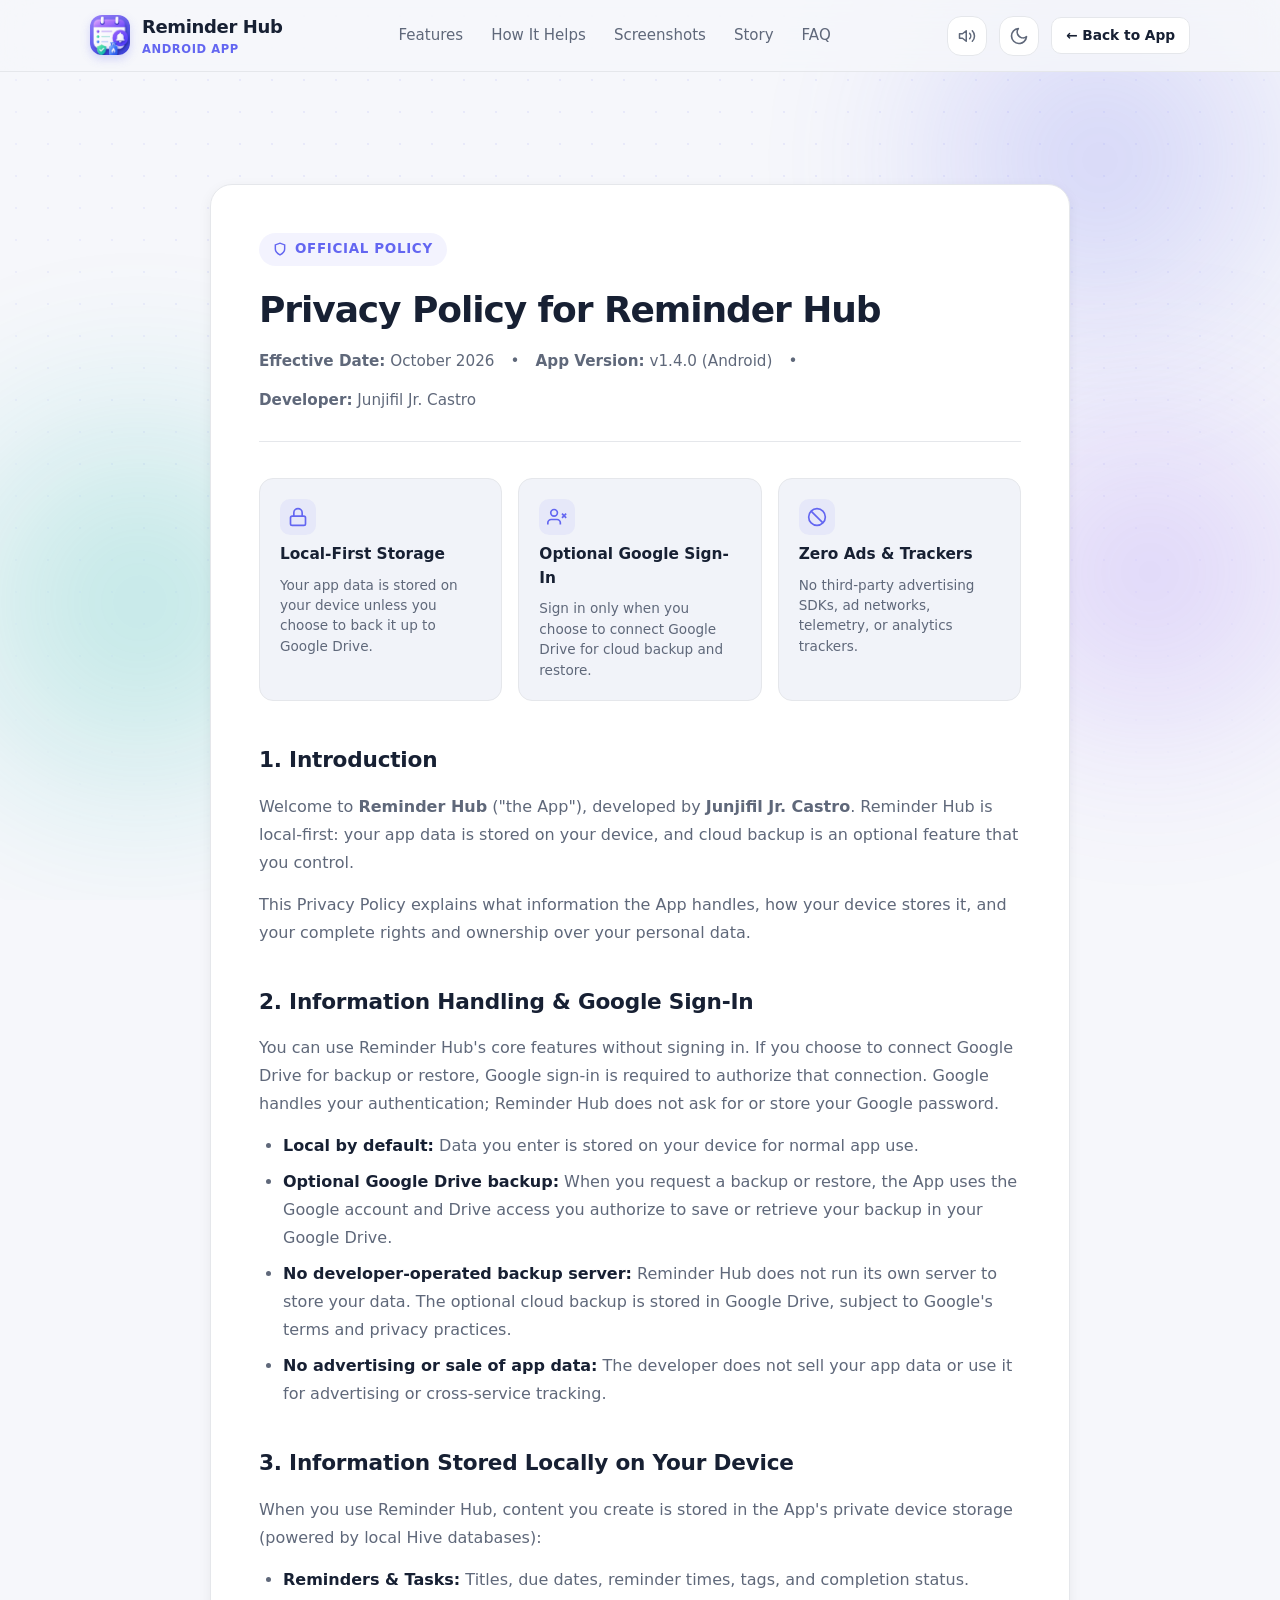
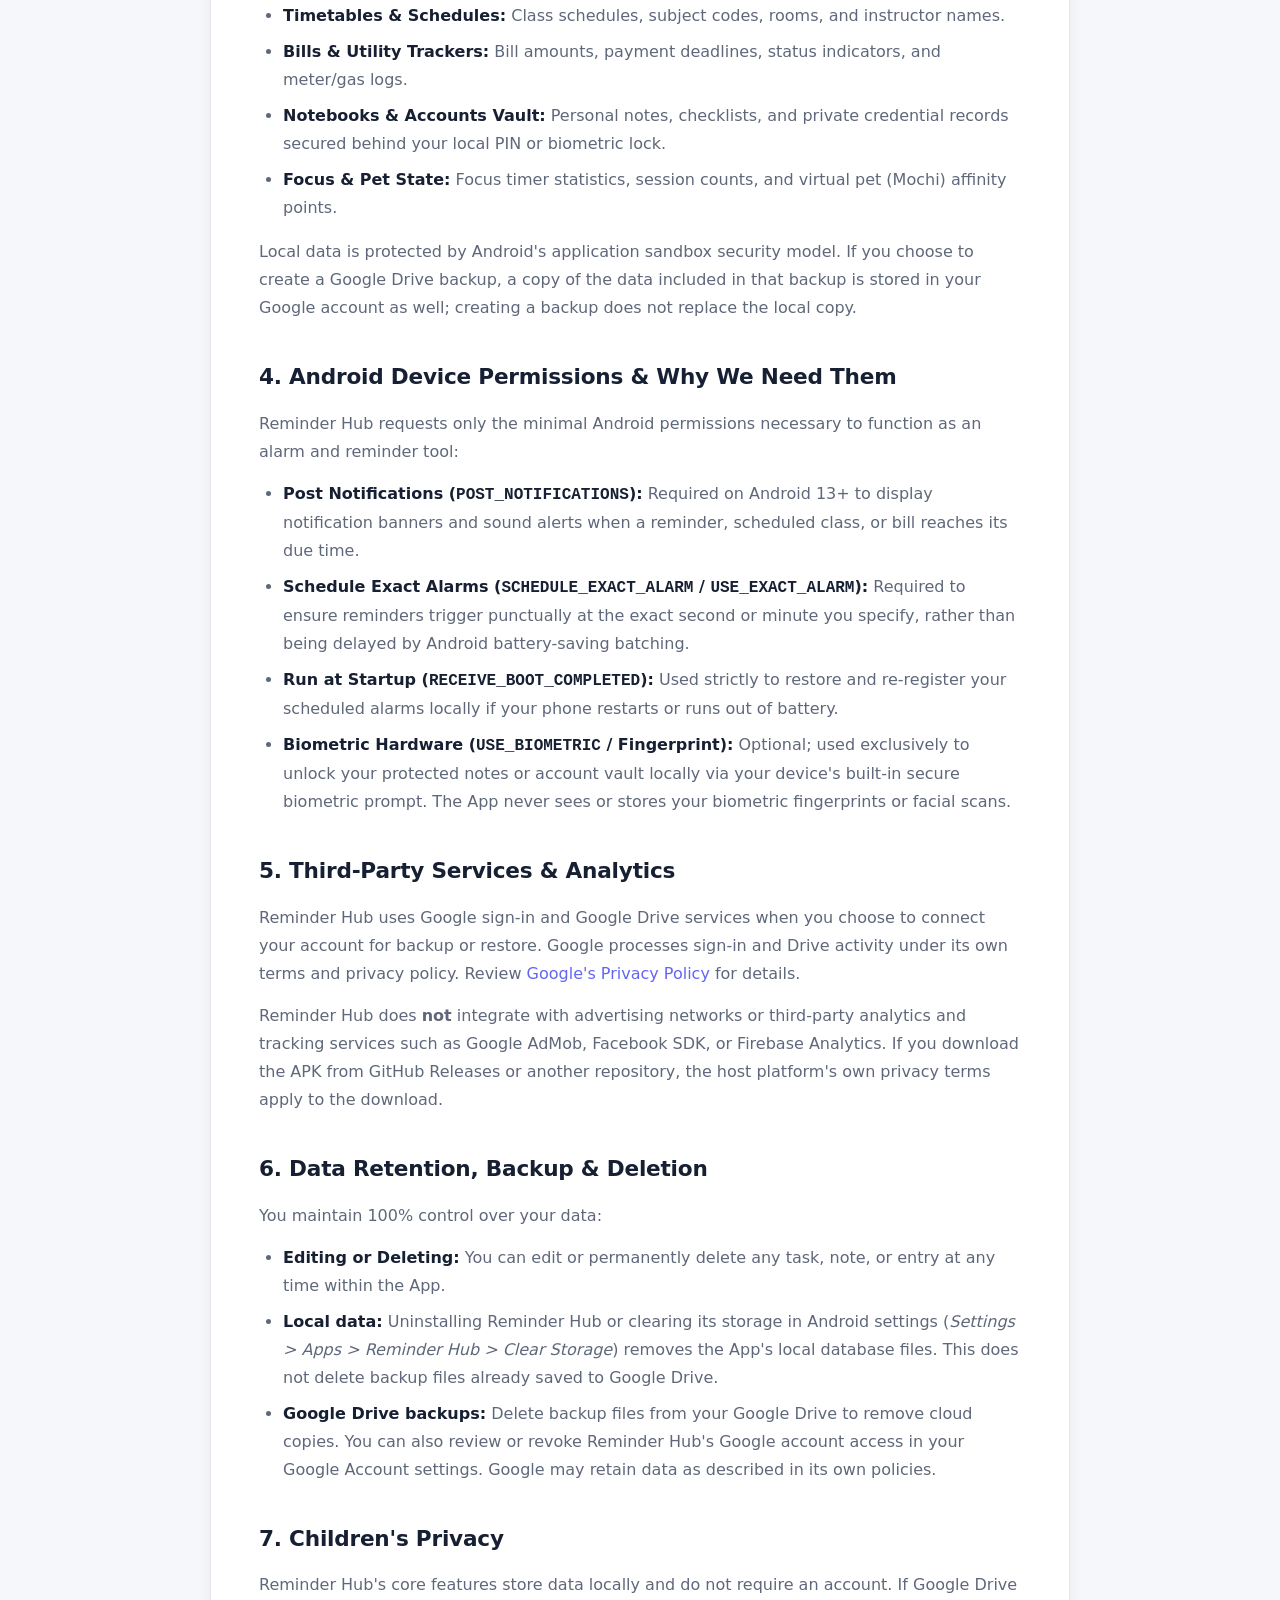
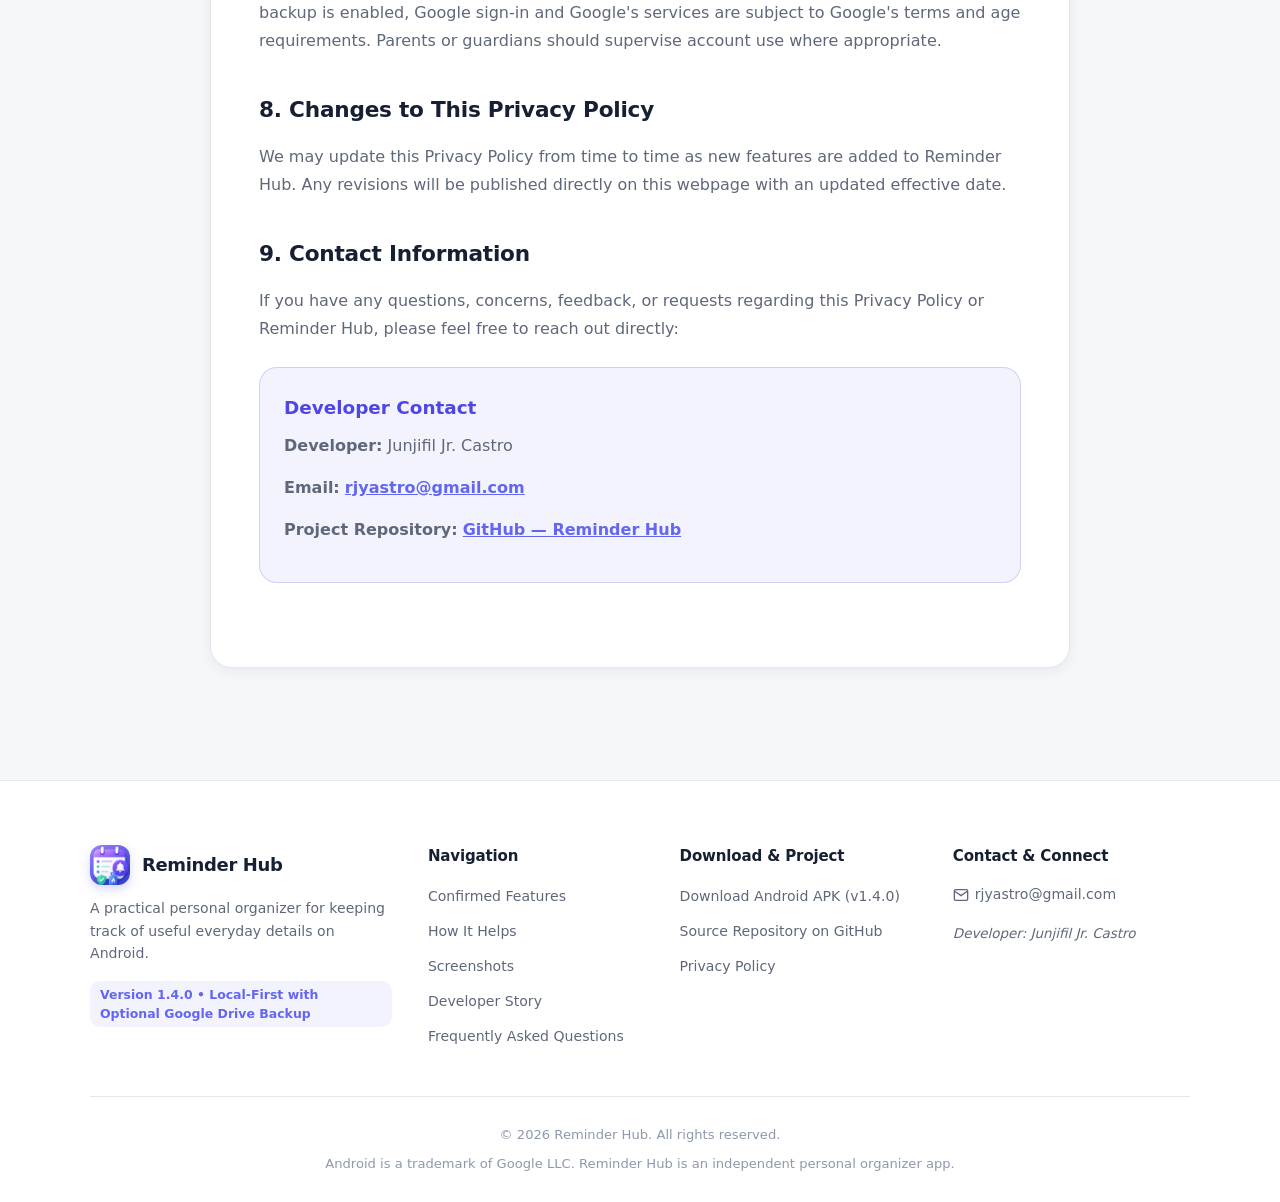
<file: privacy.html>
<!DOCTYPE html>
<html lang="en" data-theme="light">
<head>
  <meta charset="UTF-8">
  <meta name="viewport" content="width=device-width, initial-scale=1.0">
  <title>Privacy Policy — Reminder Hub</title>
  <meta name="description" content="Privacy Policy for Reminder Hub. App data is stored locally by default, with optional Google sign-in to back up and restore data using Google Drive.">
  <meta name="theme-color" content="#6366F1">

  <!-- Open Graph / Meta -->
  <meta property="og:type" content="website">
  <meta property="og:title" content="Privacy Policy — Reminder Hub">
  <meta property="og:description" content="Reminder Hub stores app data locally by default and offers optional Google Drive backups when you sign in to Google.">
  <meta property="og:image" content="assets/images/app_icon.png">

  <!-- Favicon -->
  <link rel="icon" type="image/png" href="assets/images/app_icon.png">
  <link rel="apple-touch-icon" href="assets/images/app_icon.png">

  <!-- Stylesheets -->
  <link rel="stylesheet" href="styles.css">
</head>
<body>
  <!-- Ambient Dynamic Mesh & Floating Glow Halos -->
  <div class="bg-mesh-canvas" aria-hidden="true">
    <div class="bg-dot-pattern"></div>
    <div class="ambient-blob ambient-blob-1"></div>
    <div class="ambient-blob ambient-blob-2"></div>
    <div class="ambient-blob ambient-blob-3"></div>
  </div>

  <!-- Header / Navigation -->
  <header class="site-header" id="header">
    <div class="container header-container">
      <a href="index.html" class="brand" aria-label="Reminder Hub Home">
        <img src="assets/images/app_icon.png" alt="Reminder Hub app icon" class="brand-icon" width="40" height="40">
        <div class="brand-text">
          <span class="brand-title">Reminder Hub</span>
          <span class="brand-tag">Android App</span>
        </div>
      </a>

      <!-- Desktop Navigation -->
      <nav class="main-nav" aria-label="Primary Navigation">
        <ul class="nav-links">
          <li><a href="index.html#features">Features</a></li>
          <li><a href="index.html#how-it-helps">How It Helps</a></li>
          <li><a href="index.html#screenshots">Screenshots</a></li>
          <li><a href="index.html#about-dev">Story</a></li>
          <li><a href="index.html#faq">FAQ</a></li>
        </ul>
      </nav>

      <!-- Action items -->
      <div class="header-actions">
        <button id="sound-toggle" class="btn-sound-toggle" aria-label="Toggle interaction sounds" title="Toggle audio feedback" aria-pressed="true">
          <svg class="icon sound-on-icon" viewBox="0 0 24 24" width="18" height="18" fill="none" stroke="currentColor" stroke-width="2" stroke-linecap="round" stroke-linejoin="round" aria-hidden="true">
            <polygon points="11 5 6 9 2 9 2 15 6 15 11 19 11 5"></polygon>
            <path d="M19.07 4.93a10 10 0 0 1 0 14.14M15.54 8.46a5 5 0 0 1 0 7.07"></path>
          </svg>
          <svg class="icon sound-off-icon" viewBox="0 0 24 24" width="18" height="18" fill="none" stroke="currentColor" stroke-width="2" stroke-linecap="round" stroke-linejoin="round" aria-hidden="true">
            <polygon points="11 5 6 9 2 9 2 15 6 15 11 19 11 5"></polygon>
            <line x1="23" y1="9" x2="17" y2="15"></line>
            <line x1="17" y1="9" x2="23" y2="15"></line>
          </svg>
        </button>

        <button id="theme-toggle" class="btn-theme-toggle" aria-label="Toggle dark mode" title="Switch color theme">
          <svg class="icon sun-icon" viewBox="0 0 24 24" width="20" height="20" fill="none" stroke="currentColor" stroke-width="2" stroke-linecap="round" stroke-linejoin="round" aria-hidden="true">
            <circle cx="12" cy="12" r="5"></circle>
            <line x1="12" y1="1" x2="12" y2="3"></line>
            <line x1="12" y1="21" x2="12" y2="23"></line>
            <line x1="4.22" y1="4.22" x2="5.64" y2="5.64"></line>
            <line x1="18.36" y1="18.36" x2="19.78" y2="19.78"></line>
            <line x1="1" y1="12" x2="3" y2="12"></line>
            <line x1="21" y1="12" x2="23" y2="12"></line>
            <line x1="4.22" y1="19.78" x2="5.64" y2="18.36"></line>
            <line x1="18.36" y1="5.64" x2="19.78" y2="4.22"></line>
          </svg>
          <svg class="icon moon-icon" viewBox="0 0 24 24" width="20" height="20" fill="none" stroke="currentColor" stroke-width="2" stroke-linecap="round" stroke-linejoin="round" aria-hidden="true">
            <path d="M21 12.79A9 9 0 1 1 11.21 3 7 7 0 0 0 21 12.79z"></path>
          </svg>
        </button>

        <a href="index.html" class="btn btn-outline btn-sm">
          <span>&larr; Back to App</span>
        </a>
      </div>
    </div>
  </header>

  <!-- Main Content Wrapper -->
  <main class="policy-page-wrapper">
    <div class="container" style="max-width: 900px;">
      
      <div class="policy-card">
        <header class="policy-header">
          <div class="policy-badge">
            <svg viewBox="0 0 24 24" width="14" height="14" fill="none" stroke="currentColor" stroke-width="2.5"><path d="M12 22s8-4 8-10V5l-8-3-8 3v7c0 6 8 10 8 10z"></path></svg>
            <span>Official Policy</span>
          </div>
          <h1 class="policy-title">Privacy Policy for Reminder Hub</h1>
          <div class="policy-meta">
            <span><strong>Effective Date:</strong> October 2026</span>
            <span>•</span>
            <span><strong>App Version:</strong> v1.4.0 (Android)</span>
            <span>•</span>
            <span><strong>Developer:</strong> Junjifil Jr. Castro</span>
          </div>
        </header>

        <!-- Highlights Grid -->
        <div class="policy-highlights">
          <div class="policy-highlight-item">
            <div class="policy-highlight-icon">
              <svg viewBox="0 0 24 24" width="20" height="20" fill="none" stroke="currentColor" stroke-width="2"><rect x="3" y="11" width="18" height="11" rx="2" ry="2"></rect><path d="M7 11V7a5 5 0 0 1 10 0v4"></path></svg>
            </div>
            <h3 class="policy-highlight-title">Local-First Storage</h3>
            <p class="policy-highlight-desc">Your app data is stored on your device unless you choose to back it up to Google Drive.</p>
          </div>

          <div class="policy-highlight-item">
            <div class="policy-highlight-icon">
              <svg viewBox="0 0 24 24" width="20" height="20" fill="none" stroke="currentColor" stroke-width="2"><path d="M16 21v-2a4 4 0 0 0-4-4H5a4 4 0 0 0-4 4v2"></path><circle cx="8.5" cy="7" r="4"></circle><line x1="18" y1="8" x2="23" y2="13"></line><line x1="23" y1="8" x2="18" y2="13"></line></svg>
            </div>
            <h3 class="policy-highlight-title">Optional Google Sign-In</h3>
            <p class="policy-highlight-desc">Sign in only when you choose to connect Google Drive for cloud backup and restore.</p>
          </div>

          <div class="policy-highlight-item">
            <div class="policy-highlight-icon">
              <svg viewBox="0 0 24 24" width="20" height="20" fill="none" stroke="currentColor" stroke-width="2"><circle cx="12" cy="12" r="10"></circle><line x1="4.93" y1="4.93" x2="19.07" y2="19.07"></line></svg>
            </div>
            <h3 class="policy-highlight-title">Zero Ads & Trackers</h3>
            <p class="policy-highlight-desc">No third-party advertising SDKs, ad networks, telemetry, or analytics trackers.</p>
          </div>
        </div>

        <!-- Policy Content Sections -->
        <div class="policy-content">
          <section class="policy-section">
            <h2>1. Introduction</h2>
            <p>
              Welcome to <strong>Reminder Hub</strong> ("the App"), developed by <strong>Junjifil Jr. Castro</strong>. Reminder Hub is local-first: your app data is stored on your device, and cloud backup is an optional feature that you control.
            </p>
            <p>
              This Privacy Policy explains what information the App handles, how your device stores it, and your complete rights and ownership over your personal data.
            </p>
          </section>

          <section class="policy-section">
            <h2>2. Information Handling &amp; Google Sign-In</h2>
            <p>
              You can use Reminder Hub's core features without signing in. If you choose to connect Google Drive for backup or restore, Google sign-in is required to authorize that connection. Google handles your authentication; Reminder Hub does not ask for or store your Google password.
            </p>
            <ul>
              <li><strong>Local by default:</strong> Data you enter is stored on your device for normal app use.</li>
              <li><strong>Optional Google Drive backup:</strong> When you request a backup or restore, the App uses the Google account and Drive access you authorize to save or retrieve your backup in your Google Drive.</li>
              <li><strong>No developer-operated backup server:</strong> Reminder Hub does not run its own server to store your data. The optional cloud backup is stored in Google Drive, subject to Google's terms and privacy practices.</li>
              <li><strong>No advertising or sale of app data:</strong> The developer does not sell your app data or use it for advertising or cross-service tracking.</li>
            </ul>
          </section>

          <section class="policy-section">
            <h2>3. Information Stored Locally on Your Device</h2>
            <p>
              When you use Reminder Hub, content you create is stored in the App's private device storage (powered by local Hive databases):
            </p>
            <ul>
              <li><strong>Reminders &amp; Tasks:</strong> Titles, due dates, reminder times, tags, and completion status.</li>
              <li><strong>Timetables &amp; Schedules:</strong> Class schedules, subject codes, rooms, and instructor names.</li>
              <li><strong>Bills &amp; Utility Trackers:</strong> Bill amounts, payment deadlines, status indicators, and meter/gas logs.</li>
              <li><strong>Notebooks &amp; Accounts Vault:</strong> Personal notes, checklists, and private credential records secured behind your local PIN or biometric lock.</li>
              <li><strong>Focus &amp; Pet State:</strong> Focus timer statistics, session counts, and virtual pet (Mochi) affinity points.</li>
            </ul>
            <p>
              Local data is protected by Android's application sandbox security model. If you choose to create a Google Drive backup, a copy of the data included in that backup is stored in your Google account as well; creating a backup does not replace the local copy.
            </p>
          </section>

          <section class="policy-section">
            <h2>4. Android Device Permissions &amp; Why We Need Them</h2>
            <p>
              Reminder Hub requests only the minimal Android permissions necessary to function as an alarm and reminder tool:
            </p>
            <ul>
              <li>
                <strong>Post Notifications (<code>POST_NOTIFICATIONS</code>):</strong>
                Required on Android 13+ to display notification banners and sound alerts when a reminder, scheduled class, or bill reaches its due time.
              </li>
              <li>
                <strong>Schedule Exact Alarms (<code>SCHEDULE_EXACT_ALARM</code> / <code>USE_EXACT_ALARM</code>):</strong>
                Required to ensure reminders trigger punctually at the exact second or minute you specify, rather than being delayed by Android battery-saving batching.
              </li>
              <li>
                <strong>Run at Startup (<code>RECEIVE_BOOT_COMPLETED</code>):</strong>
                Used strictly to restore and re-register your scheduled alarms locally if your phone restarts or runs out of battery.
              </li>
              <li>
                <strong>Biometric Hardware (<code>USE_BIOMETRIC</code> / Fingerprint):</strong>
                Optional; used exclusively to unlock your protected notes or account vault locally via your device's built-in secure biometric prompt. The App never sees or stores your biometric fingerprints or facial scans.
              </li>
            </ul>
          </section>

          <section class="policy-section">
            <h2>5. Third-Party Services &amp; Analytics</h2>
            <p>
              Reminder Hub uses Google sign-in and Google Drive services when you choose to connect your account for backup or restore. Google processes sign-in and Drive activity under its own terms and privacy policy. Review <a href="https://policies.google.com/privacy" target="_blank" rel="noopener noreferrer">Google's Privacy Policy</a> for details.
            </p>
            <p>
              Reminder Hub does <strong>not</strong> integrate with advertising networks or third-party analytics and tracking services such as Google AdMob, Facebook SDK, or Firebase Analytics. If you download the APK from GitHub Releases or another repository, the host platform's own privacy terms apply to the download.
            </p>
          </section>

          <section class="policy-section">
            <h2>6. Data Retention, Backup &amp; Deletion</h2>
            <p>
              You maintain 100% control over your data:
            </p>
            <ul>
              <li><strong>Editing or Deleting:</strong> You can edit or permanently delete any task, note, or entry at any time within the App.</li>
              <li><strong>Local data:</strong> Uninstalling Reminder Hub or clearing its storage in Android settings (<em>Settings &gt; Apps &gt; Reminder Hub &gt; Clear Storage</em>) removes the App's local database files. This does not delete backup files already saved to Google Drive.</li>
              <li><strong>Google Drive backups:</strong> Delete backup files from your Google Drive to remove cloud copies. You can also review or revoke Reminder Hub's Google account access in your Google Account settings. Google may retain data as described in its own policies.</li>
            </ul>
          </section>

          <section class="policy-section">
            <h2>7. Children's Privacy</h2>
            <p>
              Reminder Hub's core features store data locally and do not require an account. If Google Drive backup is enabled, Google sign-in and Google's services are subject to Google's terms and age requirements. Parents or guardians should supervise account use where appropriate.
            </p>
          </section>

          <section class="policy-section">
            <h2>8. Changes to This Privacy Policy</h2>
            <p>
              We may update this Privacy Policy from time to time as new features are added to Reminder Hub. Any revisions will be published directly on this webpage with an updated effective date.
            </p>
          </section>

          <section class="policy-section">
            <h2>9. Contact Information</h2>
            <p>
              If you have any questions, concerns, feedback, or requests regarding this Privacy Policy or Reminder Hub, please feel free to reach out directly:
            </p>
            <div class="policy-contact-box">
              <h3>Developer Contact</h3>
              <p><strong>Developer:</strong> Junjifil Jr. Castro</p>
              <p><strong>Email:</strong> <a href="mailto:rjyastro@gmail.com">rjyastro@gmail.com</a></p>
              <p><strong>Project Repository:</strong> <a href="https://github.com/Arjay350/Reminder-Hub-" target="_blank" rel="noopener noreferrer">GitHub — Reminder Hub</a></p>
            </div>
          </section>
        </div>
      </div>

    </div>
  </main>

  <!-- Site Footer -->
  <footer class="site-footer">
    <div class="container footer-container">
      <div class="footer-top-grid">
        <div class="footer-brand-col">
          <div class="brand footer-brand">
            <img src="assets/images/app_icon.png" alt="Reminder Hub app icon" class="brand-icon" width="36" height="36">
            <span class="brand-title">Reminder Hub</span>
          </div>
          <p class="footer-summary">
            A practical personal organizer for keeping track of useful everyday details on Android.
          </p>
          <div class="footer-tech-note">
            <span>Version 1.4.0 • Local-First with Optional Google Drive Backup</span>
          </div>
        </div>

        <div class="footer-links-col">
          <h4 class="footer-heading">Navigation</h4>
          <ul class="footer-link-list">
            <li><a href="index.html#features">Confirmed Features</a></li>
            <li><a href="index.html#how-it-helps">How It Helps</a></li>
            <li><a href="index.html#screenshots">Screenshots</a></li>
            <li><a href="index.html#about-dev">Developer Story</a></li>
            <li><a href="index.html#faq">Frequently Asked Questions</a></li>
          </ul>
        </div>

        <div class="footer-links-col">
          <h4 class="footer-heading">Download &amp; Project</h4>
          <ul class="footer-link-list">
            <li><a href="https://github.com/Arjay350/Reminder-Hub-/releases/download/v1.4.0-publish/Reminder_Hub.apk" download="Reminder_Hub.apk">Download Android APK (v1.4.0)</a></li>
            <li><a href="https://github.com/Arjay350/Reminder-Hub-" target="_blank" rel="noopener noreferrer">Source Repository on GitHub</a></li>
            <li><a href="privacy.html">Privacy Policy</a></li>
          </ul>
        </div>

        <div class="footer-links-col">
          <h4 class="footer-heading">Contact &amp; Connect</h4>
          <ul class="footer-link-list">
            <li>
              <a href="mailto:rjyastro@gmail.com" class="contact-link">
                <svg class="footer-link-icon" viewBox="0 0 24 24" width="16" height="16" fill="none" stroke="currentColor" stroke-width="2"><path d="M4 4h16c1.1 0 2 .9 2 2v12c0 1.1-.9 2-2 2H4c-1.1 0-2-.9-2-2V6c0-1.1.9-2 2-2z"></path><polyline points="22,6 12,13 2,6"></polyline></svg>
                <span>rjyastro@gmail.com</span>
              </a>
            </li>
            <li>
              <span class="footer-dev-mention">Developer: Junjifil Jr. Castro</span>
            </li>
          </ul>
        </div>
      </div>

      <div class="footer-bottom">
        <p class="copyright-text">
          &copy; <span id="current-year">2026</span> Reminder Hub. All rights reserved.
        </p>
        <p class="footer-disclaimer">
          Android is a trademark of Google LLC. Reminder Hub is an independent personal organizer app.
        </p>
      </div>
    </div>
  </footer>

  <script src="script.js"></script>
</body>
</html>
</file>
<file: styles.css>
/* ==========================================================================
   Reminder Hub — Official Marketing Companion Stylesheet
   Theme: Indigo (#6366F1), Light (#F6F7FB), Dark (#090D1A)
   ========================================================================== */

/* --- CSS Variables & Design Tokens --- */
:root {
  /* Brand Indigo */
  --primary: #6366F1;
  --primary-light: #818CF8;
  --primary-dark: #4F46E5;
  --primary-glow: rgba(99, 102, 241, 0.25);
  --primary-subtle: rgba(99, 102, 241, 0.08);

  /* Accents */
  --accent-teal: #14B8A6;
  --accent-teal-subtle: rgba(20, 184, 166, 0.12);
  --accent-emerald: #10B981;
  --accent-emerald-subtle: rgba(16, 185, 129, 0.12);
  --accent-blue: #3B82F6;
  --accent-blue-subtle: rgba(59, 130, 246, 0.12);
  --accent-purple: #8B5CF6;
  --accent-purple-subtle: rgba(139, 92, 246, 0.12);
  --accent-amber: #F59E0B;
  --accent-amber-subtle: rgba(245, 158, 11, 0.12);
  --accent-pink: #EC4899;
  --accent-pink-subtle: rgba(236, 72, 153, 0.12);

  /* Light Theme (Default) */
  --bg-body: #F6F7FB;
  --bg-surface: #FFFFFF;
  --bg-surface-elevated: #FFFFFF;
  --bg-surface-alt: #F1F3F9;
  --border-subtle: #E5E7EB;
  --border-medium: #D1D5DB;
  
  --text-main: #172033;
  --text-muted: #5F687A;
  --text-light: #8E99AB;
  
  --shadow-sm: 0 1px 3px rgba(15, 23, 42, 0.05);
  --shadow-md: 0 4px 14px rgba(15, 23, 42, 0.06);
  --shadow-lg: 0 12px 28px rgba(15, 23, 42, 0.08);
  --shadow-primary: 0 8px 24px rgba(99, 102, 241, 0.28);

  /* Radii matching app (10px, 14px, 18px, 22px) */
  --radius-sm: 10px;
  --radius-md: 14px;
  --radius-lg: 18px;
  --radius-xl: 22px;
  --radius-full: 9999px;

  /* Fonts & Transitions */
  --font-sans: system-ui, -apple-system, BlinkMacSystemFont, "Segoe UI", Roboto, Helvetica, Arial, sans-serif;
  --transition-fast: 0.18s ease;
  --transition-normal: 0.25s ease;
  --transition-smooth: 0.35s cubic-bezier(0.16, 1, 0.3, 1);

  --header-height: 72px;
}

/* --- Dark Theme Overrides --- */
[data-theme="dark"] {
  --bg-body: #090D1A;
  --bg-surface: #141A2E;
  --bg-surface-elevated: #1B233D;
  --bg-surface-alt: #101626;
  --border-subtle: #29334D;
  --border-medium: #394668;

  --text-main: #F3F4F6;
  --text-muted: #9DA8BD;
  --text-light: #64748B;

  --shadow-sm: 0 1px 3px rgba(0, 0, 0, 0.35);
  --shadow-md: 0 6px 18px rgba(0, 0, 0, 0.4);
  --shadow-lg: 0 14px 32px rgba(0, 0, 0, 0.55);
  --shadow-primary: 0 8px 26px rgba(99, 102, 241, 0.38);

  --primary-subtle: rgba(99, 102, 241, 0.14);
}

/* --- Base & Reset --- */
*, *::before, *::after {
  box-sizing: border-box;
  margin: 0;
  padding: 0;
}

html {
  font-family: var(--font-sans);
  font-size: 16px;
  line-height: 1.55;
  color: var(--text-main);
  background-color: var(--bg-body);
  scroll-behavior: smooth;
  -webkit-text-size-adjust: 100%;
}

body {
  min-height: 100vh;
  display: flex;
  flex-direction: column;
  background-color: var(--bg-body);
  color: var(--text-main);
  transition: background-color var(--transition-normal), color var(--transition-normal);
  overflow-x: hidden;
  position: relative;
}

/* --- Scroll Progress Bar --- */
.scroll-progress-bar {
  position: fixed;
  top: 0;
  left: 0;
  height: 2.5px;
  width: 0%;
  background: linear-gradient(90deg, var(--primary) 0%, var(--accent-teal) 50%, var(--primary-light) 100%);
  z-index: 9999;
  pointer-events: none;
  box-shadow: 0 0 10px rgba(99, 102, 241, 0.6);
  transition: width 0.08s ease-out;
}

/* --- Ambient Dynamic Mesh & Aura Canvas --- */
.bg-mesh-canvas {
  position: fixed;
  top: 0;
  left: 0;
  width: 100%;
  height: 100%;
  pointer-events: none;
  z-index: 0;
  overflow: hidden;
}

.bg-dot-pattern {
  position: absolute;
  inset: 0;
  background-image: radial-gradient(rgba(99, 102, 241, 0.1) 1.2px, transparent 1.2px);
  background-size: 32px 32px;
  mask-image: radial-gradient(ellipse 95% 85% at 50% 25%, #000 35%, transparent 95%);
  -webkit-mask-image: radial-gradient(ellipse 95% 85% at 50% 25%, #000 35%, transparent 95%);
  opacity: 0.85;
}

[data-theme="dark"] .bg-dot-pattern {
  background-image: radial-gradient(rgba(129, 140, 248, 0.14) 1.2px, transparent 1.2px);
  opacity: 0.95;
}

.ambient-blob {
  position: absolute;
  border-radius: 50%;
  filter: blur(85px);
  opacity: 0.32;
  pointer-events: none;
  animation: floatGlow 14s ease-in-out infinite alternate;
}

[data-theme="dark"] .ambient-blob {
  opacity: 0.2;
  filter: blur(105px);
}

.ambient-blob-1 {
  top: -80px;
  right: -60px;
  width: 480px;
  height: 480px;
  background: radial-gradient(circle, var(--primary), transparent 70%);
}

.ambient-blob-2 {
  top: 38%;
  left: -120px;
  width: 520px;
  height: 520px;
  background: radial-gradient(circle, var(--accent-teal), transparent 70%);
  animation-duration: 18s;
  animation-delay: -5s;
}

.ambient-blob-3 {
  bottom: 12%;
  right: -90px;
  width: 440px;
  height: 440px;
  background: radial-gradient(circle, var(--accent-purple), transparent 70%);
  animation-duration: 16s;
  animation-delay: -8s;
}

@keyframes floatGlow {
  0% { transform: translate(0, 0) scale(1); }
  50% { transform: translate(32px, 36px) scale(1.08); }
  100% { transform: translate(-26px, 18px) scale(0.94); }
}

main, footer, header {
  position: relative;
  z-index: 1;
}

a {
  color: var(--primary);
  text-decoration: none;
  transition: color var(--transition-fast);
}

a:hover {
  color: var(--primary-dark);
}

img, svg {
  display: block;
  max-width: 100%;
}

button, input {
  font-family: inherit;
  font-size: inherit;
}

/* Keyboard Accessible Focus States */
:focus-visible {
  outline: 2px solid var(--primary);
  outline-offset: 3px;
  border-radius: 4px;
}

/* Layout Container */
.container {
  width: 100%;
  max-width: 1140px;
  margin-left: auto;
  margin-right: auto;
  padding-left: 20px;
  padding-right: 20px;
}

/* ==========================================================================
   Header & Navigation
   ========================================================================== */
.site-header {
  position: sticky;
  top: 0;
  z-index: 100;
  height: var(--header-height);
  background-color: rgba(246, 247, 251, 0.82);
  backdrop-filter: blur(16px);
  -webkit-backdrop-filter: blur(16px);
  border-bottom: 1px solid var(--border-subtle);
  transition: background-color var(--transition-normal), border-color var(--transition-normal), box-shadow var(--transition-normal);
}

[data-theme="dark"] .site-header {
  background-color: rgba(9, 13, 26, 0.82);
}

.site-header.scrolled {
  box-shadow: var(--shadow-sm);
  border-bottom-color: var(--border-medium);
  background-color: rgba(246, 247, 251, 0.92);
}

[data-theme="dark"] .site-header.scrolled {
  background-color: rgba(9, 13, 26, 0.92);
}

.header-container {
  display: flex;
  align-items: center;
  justify-content: space-between;
  height: 100%;
}

.brand {
  display: flex;
  align-items: center;
  gap: 12px;
  text-decoration: none;
  color: var(--text-main);
}

.brand-icon {
  width: 40px;
  height: 40px;
  border-radius: 12px;
  box-shadow: 0 4px 10px var(--primary-glow);
  object-fit: cover;
}

.brand-text {
  display: flex;
  flex-direction: column;
}

.brand-title {
  font-size: 1.125rem;
  font-weight: 700;
  letter-spacing: -0.02em;
  color: var(--text-main);
}

.brand-tag {
  font-size: 0.72rem;
  font-weight: 600;
  color: var(--primary);
  text-transform: uppercase;
  letter-spacing: 0.05em;
}

.main-nav {
  display: flex;
  align-items: center;
}

.nav-links {
  display: flex;
  align-items: center;
  list-style: none;
  gap: 28px;
}

.nav-links a {
  font-size: 0.94rem;
  font-weight: 500;
  color: var(--text-muted);
  transition: color var(--transition-fast);
}

.nav-links a:hover {
  color: var(--primary);
}

/* Active nav link highlighting */
.nav-links a.active-link {
  color: var(--primary);
  position: relative;
}

.nav-links a.active-link::after {
  content: '';
  position: absolute;
  bottom: -4px;
  left: 0;
  right: 0;
  height: 2px;
  background: var(--primary);
  border-radius: 1px;
  animation: linkUnderline 0.3s ease both;
}

@keyframes linkUnderline {
  from { transform: scaleX(0); }
  to { transform: scaleX(1); }
}

.header-actions {
  display: flex;
  align-items: center;
  gap: 12px;
}

/* Theme Toggle Button */
.btn-theme-toggle {
  display: inline-flex;
  align-items: center;
  justify-content: center;
  width: 40px;
  height: 40px;
  border-radius: var(--radius-md);
  border: 1px solid var(--border-subtle);
  background: var(--bg-surface);
  color: var(--text-muted);
  cursor: pointer;
  transition: all var(--transition-fast);
}

.btn-theme-toggle:hover {
  background: var(--bg-surface-alt);
  color: var(--text-main);
  border-color: var(--border-medium);
}

/* Hide sun in light mode, hide moon in dark mode */
[data-theme="light"] .btn-theme-toggle .moon-icon {
  display: block;
}
[data-theme="light"] .btn-theme-toggle .sun-icon {
  display: none;
}
[data-theme="dark"] .btn-theme-toggle .moon-icon {
  display: none;
}
[data-theme="dark"] .btn-theme-toggle .sun-icon {
  display: block;
}

/* Sound Toggle Button */
.btn-sound-toggle {
  display: inline-flex;
  align-items: center;
  justify-content: center;
  width: 40px;
  height: 40px;
  border-radius: var(--radius-md);
  border: 1px solid var(--border-subtle);
  background: var(--bg-surface);
  color: var(--text-muted);
  cursor: pointer;
  transition: all var(--transition-fast);
}

.btn-sound-toggle:hover {
  background: var(--bg-surface-alt);
  color: var(--text-main);
  border-color: var(--border-medium);
}

.btn-sound-toggle .sound-off-icon {
  display: none;
}
.btn-sound-toggle.muted .sound-on-icon {
  display: none;
}
.btn-sound-toggle.muted .sound-off-icon {
  display: block;
  color: var(--text-light);
}

/* Mobile Hamburger Button */
.mobile-menu-btn {
  display: none;
  flex-direction: column;
  justify-content: center;
  align-items: center;
  gap: 5px;
  width: 40px;
  height: 40px;
  border-radius: var(--radius-md);
  border: 1px solid var(--border-subtle);
  background: var(--bg-surface);
  cursor: pointer;
  padding: 8px;
}

.hamburger-bar {
  display: block;
  width: 20px;
  height: 2px;
  background-color: var(--text-main);
  border-radius: 2px;
  transition: transform var(--transition-fast), opacity var(--transition-fast);
}

/* Mobile Navigation Drawer */
.mobile-nav {
  position: absolute;
  top: var(--header-height);
  left: 0;
  width: 100%;
  background: var(--bg-surface);
  border-bottom: 1px solid var(--border-subtle);
  box-shadow: var(--shadow-lg);
  padding: 16px 20px 24px;
}

.mobile-nav[hidden] {
  display: none;
}

.mobile-nav-links {
  list-style: none;
  display: flex;
  flex-direction: column;
  gap: 12px;
}

.mobile-link {
  display: block;
  padding: 10px 14px;
  font-size: 1rem;
  font-weight: 500;
  color: var(--text-main);
  border-radius: var(--radius-md);
  transition: background-color var(--transition-fast);
}

.mobile-link:hover {
  background-color: var(--bg-surface-alt);
  color: var(--primary);
}

.mobile-link.highlight {
  background-color: var(--primary);
  color: #FFFFFF;
  text-align: center;
  font-weight: 600;
  margin-top: 8px;
}

/* ==========================================================================
   Buttons & Badges
   ========================================================================== */
.btn {
  display: inline-flex;
  align-items: center;
  justify-content: center;
  gap: 8px;
  font-weight: 600;
  border-radius: var(--radius-md);
  padding: 10px 18px;
  border: 1px solid transparent;
  cursor: pointer;
  text-decoration: none;
  transition: all var(--transition-fast);
  white-space: nowrap;
}

.btn-sm {
  font-size: 0.86rem;
  padding: 7px 14px;
  border-radius: var(--radius-sm);
}

.btn-lg {
  font-size: 1rem;
  padding: 13px 24px;
  border-radius: var(--radius-lg);
}

.btn-xl {
  font-size: 1.05rem;
  padding: 16px 32px;
  border-radius: var(--radius-xl);
}

.btn-primary {
  background: linear-gradient(135deg, var(--primary) 0%, var(--primary-dark) 100%);
  color: #FFFFFF;
  box-shadow: 0 4px 16px rgba(99, 102, 241, 0.35);
  position: relative;
  overflow: hidden;
}

.btn-primary::after {
  content: '';
  position: absolute;
  top: -50%;
  left: -70%;
  width: 25%;
  height: 200%;
  background: linear-gradient(90deg, transparent, rgba(255, 255, 255, 0.22), transparent);
  transform: rotate(25deg);
  pointer-events: none;
}

.btn-primary:hover::after {
  left: 140%;
  transition: left 0.75s ease;
}

.btn-primary:hover {
  background: linear-gradient(135deg, var(--primary-light) 0%, var(--primary) 100%);
  color: #FFFFFF;
  transform: translateY(-2px);
  box-shadow: 0 8px 24px rgba(99, 102, 241, 0.45);
}

.btn-outline {
  background-color: var(--bg-surface);
  border-color: var(--border-subtle);
  color: var(--text-main);
  backdrop-filter: blur(8px);
}

.btn-outline:hover {
  background-color: var(--bg-surface-alt);
  border-color: var(--primary);
  color: var(--primary);
  transform: translateY(-2px);
}

.pill-badge-group {
  display: flex;
  flex-wrap: wrap;
  gap: 10px;
  align-items: center;
  margin-bottom: 18px;
}

.pill-badge {
  display: inline-flex;
  align-items: center;
  gap: 7px;
  padding: 6px 14px;
  border-radius: var(--radius-full);
  background-color: var(--primary-subtle);
  color: var(--primary);
  font-size: 0.82rem;
  font-weight: 600;
  border: 1px solid rgba(99, 102, 241, 0.22);
  backdrop-filter: blur(8px);
  box-shadow: 0 2px 6px rgba(99, 102, 241, 0.08);
}

.pill-badge-secondary {
  background-color: var(--accent-teal-subtle);
  color: var(--accent-teal);
  border-color: rgba(20, 184, 166, 0.22);
}

.badge-dot {
  width: 8px;
  height: 8px;
  border-radius: 50%;
  background-color: var(--accent-emerald);
  box-shadow: 0 0 0 0 rgba(16, 185, 129, 0.6);
  animation: pulseDot 2.2s cubic-bezier(0.4, 0, 0.6, 1) infinite;
}

@keyframes pulseDot {
  0% {
    box-shadow: 0 0 0 0 rgba(16, 185, 129, 0.6);
  }
  70% {
    box-shadow: 0 0 0 7px rgba(16, 185, 129, 0);
  }
  100% {
    box-shadow: 0 0 0 0 rgba(16, 185, 129, 0);
  }
}

/* ==========================================================================
   Hero Section
   ========================================================================== */
.hero-section {
  padding: 72px 0 80px;
  position: relative;
  overflow: hidden;
}

.hero-container {
  display: grid;
  grid-template-columns: 1.15fr 0.85fr;
  gap: 48px;
  align-items: center;
}

.hero-title {
  font-size: 2.95rem;
  line-height: 1.16;
  font-weight: 800;
  letter-spacing: -0.035em;
  color: var(--text-main);
  margin-bottom: 20px;
}

.text-accent {
  background: linear-gradient(135deg, var(--primary) 0%, var(--accent-teal) 100%);
  -webkit-background-clip: text;
  -webkit-text-fill-color: transparent;
  display: inline-block;
}

.hero-description {
  font-size: 1.125rem;
  line-height: 1.62;
  color: var(--text-muted);
  margin-bottom: 32px;
  max-width: 540px;
}

.hero-actions {
  display: flex;
  flex-wrap: wrap;
  gap: 14px;
  margin-bottom: 32px;
}

.hero-meta {
  display: flex;
  flex-wrap: wrap;
  gap: 20px;
}

.meta-item {
  display: flex;
  align-items: center;
  gap: 7px;
  font-size: 0.84rem;
  font-weight: 500;
  color: var(--text-muted);
}

.meta-icon {
  color: var(--accent-emerald);
}

/* Hero entrance animation */
.hero-content {
  animation: heroFadeIn 0.9s cubic-bezier(0.16, 1, 0.3, 1) both;
}

@keyframes heroFadeIn {
  from {
    opacity: 0;
    transform: translateY(32px);
  }
  to {
    opacity: 1;
    transform: translateY(0);
  }
}

/* Hero App Preview Visual */
.hero-visual {
  display: flex;
  justify-content: center;
  animation: heroFadeIn 1s cubic-bezier(0.16, 1, 0.3, 1) 0.2s both;
}

.app-card-preview {
  position: relative;
  width: 100%;
  max-width: 420px;
  animation: heroFloat 6s ease-in-out infinite alternate;
}

@keyframes heroFloat {
  0% { transform: translateY(0); }
  100% { transform: translateY(-7px); }
}

.app-card-glow {
  position: absolute;
  top: 15%;
  left: 10%;
  width: 80%;
  height: 70%;
  background: radial-gradient(circle, var(--primary-glow) 0%, transparent 70%);
  filter: blur(36px);
  z-index: 0;
  pointer-events: none;
}

.app-card-surface {
  position: relative;
  z-index: 1;
  background-color: var(--bg-surface);
  border: 1px solid var(--border-subtle);
  border-radius: var(--radius-xl);
  box-shadow: var(--shadow-lg);
  padding: 22px;
  backdrop-filter: blur(12px);
  -webkit-backdrop-filter: blur(12px);
  transition: border-color var(--transition-fast), box-shadow var(--transition-fast);
}

.app-card-preview:hover .app-card-surface {
  border-color: rgba(99, 102, 241, 0.35);
  box-shadow: 0 16px 36px -10px rgba(99, 102, 241, 0.22), var(--shadow-lg);
}

.app-header-strip {
  display: flex;
  align-items: center;
  gap: 14px;
  padding-bottom: 16px;
  border-bottom: 1px solid var(--border-subtle);
  margin-bottom: 16px;
}

.hero-app-icon {
  width: 60px;
  height: 60px;
  border-radius: var(--radius-lg);
  box-shadow: 0 6px 18px var(--primary-glow);
  object-fit: cover;
  flex-shrink: 0;
}

.app-title-block {
  display: flex;
  flex-direction: column;
}

.app-badge-row {
  display: flex;
  align-items: center;
  gap: 8px;
  margin-bottom: 3px;
}

.app-badge {
  display: inline-block;
  font-size: 0.68rem;
  font-weight: 700;
  text-transform: uppercase;
  color: var(--primary);
  letter-spacing: 0.06em;
}

.app-live-pulse {
  display: inline-flex;
  align-items: center;
  gap: 5px;
  font-size: 0.68rem;
  font-weight: 700;
  color: var(--accent-emerald);
  background: var(--accent-emerald-subtle);
  padding: 1px 7px;
  border-radius: var(--radius-full);
}

.pulse-dot {
  width: 6px;
  height: 6px;
  border-radius: 50%;
  background-color: var(--accent-emerald);
  box-shadow: 0 0 6px var(--accent-emerald);
  animation: pulseGlow 1.8s ease-in-out infinite alternate;
}

@keyframes pulseGlow {
  0% { transform: scale(0.9); opacity: 0.7; }
  100% { transform: scale(1.3); opacity: 1; }
}

.app-name {
  font-size: 1.25rem;
  font-weight: 800;
  letter-spacing: -0.02em;
  color: var(--text-main);
  margin-bottom: 2px;
}

.app-sub {
  font-size: 0.78rem;
  color: var(--text-muted);
}

/* Hero Simulator Segmented Tab Navigation */
.hero-tabs-nav {
  display: flex;
  gap: 5px;
  background-color: var(--bg-surface-alt);
  padding: 4px;
  border-radius: var(--radius-md);
  margin-bottom: 14px;
  border: 1px solid var(--border-subtle);
}

.hero-tab-pill {
  flex: 1;
  display: inline-flex;
  align-items: center;
  justify-content: center;
  gap: 5px;
  padding: 6px 4px;
  font-size: 0.74rem;
  font-weight: 600;
  color: var(--text-muted);
  background: transparent;
  border: none;
  border-radius: var(--radius-sm);
  cursor: pointer;
  transition: all var(--transition-fast);
}

.hero-tab-pill:hover {
  color: var(--text-main);
}

.hero-tab-pill.active {
  background-color: var(--bg-surface);
  color: var(--primary);
  box-shadow: 0 2px 6px rgba(0, 0, 0, 0.08);
}

/* Panels */
.hero-interactive-panel {
  display: none;
  background-color: var(--bg-surface-alt);
  border-radius: var(--radius-lg);
  border: 1px solid var(--border-subtle);
  padding: 14px;
  margin-bottom: 14px;
}

.hero-interactive-panel.active {
  display: block;
  animation: panelFade 0.22s ease-out;
}

@keyframes panelFade {
  from { opacity: 0; transform: translateY(4px); }
  to { opacity: 1; transform: translateY(0); }
}

.panel-header-row {
  display: flex;
  justify-content: space-between;
  align-items: center;
  margin-bottom: 10px;
}

.panel-section-label {
  font-size: 0.74rem;
  font-weight: 700;
  text-transform: uppercase;
  letter-spacing: 0.06em;
  color: var(--text-muted);
}

.hero-status-pill {
  font-size: 0.7rem;
  font-weight: 700;
  color: var(--accent-emerald);
  background: var(--accent-emerald-subtle);
  padding: 2px 8px;
  border-radius: var(--radius-full);
}

/* Tasks Panel */
.interactive-tasks-list {
  display: flex;
  flex-direction: column;
  gap: 8px;
}

.interactive-task-item {
  display: flex;
  align-items: center;
  gap: 10px;
  background-color: var(--bg-surface);
  border: 1px solid var(--border-subtle);
  border-radius: var(--radius-md);
  padding: 8px 10px;
  cursor: pointer;
  user-select: none;
  transition: all var(--transition-fast);
  position: relative;
}

.interactive-task-item:hover {
  border-color: rgba(99, 102, 241, 0.4);
  transform: translateX(2px);
}

.task-checkbox-ring {
  width: 20px;
  height: 20px;
  border-radius: 50%;
  border: 1.5px solid var(--border-medium);
  display: flex;
  align-items: center;
  justify-content: center;
  flex-shrink: 0;
  transition: all var(--transition-fast);
}

.task-checkbox-ring .check-svg {
  opacity: 0;
  transform: scale(0.6);
  transition: all 0.2s cubic-bezier(0.16, 1, 0.3, 1);
  color: #ffffff;
}

.interactive-task-item.is-completed .task-checkbox-ring {
  background-color: var(--accent-emerald);
  border-color: var(--accent-emerald);
}

.interactive-task-item.is-completed .task-checkbox-ring .check-svg {
  opacity: 1;
  transform: scale(1);
}

.task-info {
  display: flex;
  flex-direction: column;
  flex: 1;
  min-width: 0;
}

.task-title {
  font-size: 0.8rem;
  font-weight: 600;
  color: var(--text-main);
  white-space: nowrap;
  overflow: hidden;
  text-overflow: ellipsis;
  transition: all var(--transition-fast);
}

.interactive-task-item.is-completed .task-title {
  text-decoration: line-through;
  color: var(--text-light);
}

.task-meta-row {
  display: flex;
  align-items: center;
  gap: 6px;
  margin-top: 1px;
}

.task-tag {
  font-size: 0.65rem;
  font-weight: 700;
  padding: 1px 6px;
  border-radius: 4px;
}

.tag-school { background: var(--accent-teal-subtle); color: var(--accent-teal); }
.tag-bills { background: var(--accent-amber-subtle); color: var(--accent-amber); }
.tag-ai { background: var(--accent-purple-subtle); color: var(--accent-purple); }

.task-due {
  font-size: 0.68rem;
  color: var(--text-muted);
}

.interactive-hint {
  font-size: 0.68rem;
  color: var(--text-light);
  text-align: center;
  margin-top: 8px;
}

.sparkle-pop-effect {
  position: absolute;
  right: 12px;
  top: 50%;
  transform: translateY(-50%);
  font-size: 0.72rem;
  font-weight: 700;
  color: var(--accent-emerald);
  pointer-events: none;
  animation: sparkleFloat 1s ease-out forwards;
}

@keyframes sparkleFloat {
  0% { opacity: 0; transform: translateY(-50%) scale(0.8); }
  30% { opacity: 1; transform: translateY(-70%) scale(1.1); }
  100% { opacity: 0; transform: translateY(-110%) scale(1); }
}

/* Pomodoro Widget */
.pomodoro-mini-widget {
  display: flex;
  flex-direction: column;
  align-items: center;
  text-align: center;
  padding: 6px 0;
}

.pomodoro-subject {
  display: inline-flex;
  align-items: center;
  gap: 6px;
  font-size: 0.74rem;
  font-weight: 600;
  color: var(--accent-teal);
  background: var(--accent-teal-subtle);
  padding: 3px 10px;
  border-radius: var(--radius-full);
  margin-bottom: 10px;
}

.subject-dot {
  width: 6px;
  height: 6px;
  border-radius: 50%;
  background-color: var(--accent-teal);
}

.pomodoro-clock-wrap {
  position: relative;
  width: 130px;
  height: 130px;
  margin-bottom: 12px;
}

.pomodoro-svg {
  transform: rotate(-90deg);
}

.ring-bg {
  fill: none;
  stroke: var(--border-subtle);
  stroke-width: 6;
}

.ring-progress {
  fill: none;
  stroke: var(--primary);
  stroke-width: 6;
  stroke-linecap: round;
  transition: stroke-dashoffset 0.8s ease;
}

.pomodoro-center {
  position: absolute;
  inset: 0;
  display: flex;
  flex-direction: column;
  align-items: center;
  justify-content: center;
}

.timer-digits {
  font-size: 1.55rem;
  font-weight: 800;
  letter-spacing: -0.02em;
  color: var(--text-main);
  line-height: 1;
}

.timer-mode {
  font-size: 0.65rem;
  font-weight: 600;
  color: var(--text-muted);
  text-transform: uppercase;
  letter-spacing: 0.05em;
  margin-top: 4px;
}

.pomodoro-controls {
  display: flex;
  gap: 8px;
}

/* Mochi Pet Widget */
.mochi-mini-widget {
  display: flex;
  align-items: center;
  gap: 14px;
  position: relative;
  padding: 4px 0;
}

.mochi-avatar-container {
  width: 80px;
  height: 80px;
  background: radial-gradient(circle, var(--accent-pink-subtle) 0%, transparent 70%);
  border-radius: 50%;
  display: flex;
  align-items: center;
  justify-content: center;
  position: relative;
  flex-shrink: 0;
  transition: transform 0.25s ease;
}

.mochi-avatar-container.is-purring {
  animation: purrWiggle 0.6s ease-in-out;
}

@keyframes purrWiggle {
  0%, 100% { transform: scale(1) rotate(0); }
  25% { transform: scale(1.08) rotate(-4deg); }
  75% { transform: scale(1.08) rotate(4deg); }
}

.mochi-cat-avatar {
  position: relative;
  width: 52px;
  height: 44px;
  background: #FFFFFF;
  border: 2px solid var(--border-medium);
  border-radius: 26px 26px 20px 20px;
  box-shadow: 0 4px 10px rgba(0, 0, 0, 0.06);
}

[data-theme="dark"] .mochi-cat-avatar {
  background: #1E293B;
  border-color: #334155;
}

.cat-ear {
  position: absolute;
  top: -8px;
  width: 0;
  height: 0;
  border-left: 7px solid transparent;
  border-right: 7px solid transparent;
  border-bottom: 10px solid var(--border-medium);
}

.cat-ear.ear-left { left: 4px; }
.cat-ear.ear-right { right: 4px; }

.cat-face {
  position: absolute;
  inset: 0;
  display: flex;
  flex-direction: column;
  align-items: center;
  justify-content: center;
}

.cat-eyes {
  display: flex;
  gap: 14px;
  margin-top: 6px;
}

.cat-eye {
  width: 4px;
  height: 4px;
  background-color: var(--text-main);
  border-radius: 50%;
  animation: catBlink 4s infinite;
}

@keyframes catBlink {
  0%, 96%, 100% { transform: scaleY(1); }
  98% { transform: scaleY(0.1); }
}

.cat-nose {
  width: 3px;
  height: 2px;
  background-color: var(--accent-pink);
  border-radius: 1px;
  margin-top: 2px;
}

.cat-mouth {
  font-size: 8px;
  line-height: 1;
  color: var(--text-muted);
  font-family: monospace;
}

.cat-blush {
  position: absolute;
  bottom: 8px;
  width: 6px;
  height: 3px;
  background: rgba(236, 72, 153, 0.4);
  border-radius: 50%;
}
.blush-left { left: 6px; }
.blush-right { right: 6px; }

.floating-heart-particle {
  position: absolute;
  font-size: 1rem;
  color: var(--accent-pink);
  pointer-events: none;
  animation: heartFloat 1.2s ease-out forwards;
  z-index: 10;
}

@keyframes heartFloat {
  0% { opacity: 0; transform: translateY(0) scale(0.6); }
  25% { opacity: 1; transform: translateY(-16px) scale(1.1); }
  100% { opacity: 0; transform: translateY(-46px) scale(0.9); }
}

.mochi-status-block {
  flex: 1;
  min-width: 0;
}

.mochi-name-row {
  display: flex;
  align-items: center;
  gap: 6px;
  margin-bottom: 2px;
}

.mochi-name-row strong {
  font-size: 0.88rem;
  color: var(--text-main);
}

.mochi-badge {
  font-size: 0.65rem;
  font-weight: 700;
  text-transform: uppercase;
  color: var(--accent-pink);
  background: var(--accent-pink-subtle);
  padding: 1px 6px;
  border-radius: 4px;
}

.mochi-speech {
  font-size: 0.74rem;
  color: var(--text-muted);
  line-height: 1.35;
  margin-bottom: 6px;
}

.affinity-meter {
  display: flex;
  flex-direction: column;
  gap: 2px;
}

.affinity-label-row {
  display: flex;
  justify-content: space-between;
  font-size: 0.65rem;
  color: var(--text-muted);
  font-weight: 600;
}

.affinity-track {
  width: 100%;
  height: 5px;
  background-color: var(--bg-surface);
  border-radius: var(--radius-full);
  overflow: hidden;
  border: 1px solid var(--border-subtle);
}

.affinity-fill {
  height: 100%;
  background: linear-gradient(90deg, var(--accent-pink), var(--primary));
  border-radius: var(--radius-full);
  transition: width 0.3s ease;
}

.btn-mochi-pet {
  white-space: nowrap;
  background: linear-gradient(135deg, #EC4899, #8B5CF6);
  border: none;
  color: #FFFFFF;
  padding: 6px 12px;
}

.btn-mochi-pet:hover {
  filter: brightness(1.08);
  transform: translateY(-1px);
}

/* AI Resets Panel */
.ai-resets-mini-widget {
  display: flex;
  flex-direction: column;
  gap: 8px;
}

.ai-provider-row {
  display: flex;
  justify-content: space-between;
  align-items: center;
  background-color: var(--bg-surface);
  border: 1px solid var(--border-subtle);
  border-radius: var(--radius-md);
  padding: 8px 10px;
}

.ai-provider-brand {
  display: flex;
  align-items: center;
  gap: 8px;
}

.ai-dot {
  width: 7px;
  height: 7px;
  border-radius: 50%;
}
.dot-cooldown { background-color: var(--accent-purple); box-shadow: 0 0 5px var(--accent-purple); }
.dot-active { background-color: var(--accent-emerald); box-shadow: 0 0 5px var(--accent-emerald); }

.ai-provider-info {
  display: flex;
  flex-direction: column;
}

.ai-provider-info strong {
  font-size: 0.78rem;
  color: var(--text-main);
}

.ai-provider-info span {
  font-size: 0.68rem;
  color: var(--text-muted);
}

.ai-badge {
  font-size: 0.65rem;
  font-weight: 700;
  padding: 2px 7px;
  border-radius: 4px;
}

.ai-badge.cooldown {
  background: var(--accent-purple-subtle);
  color: var(--accent-purple);
}

.ai-badge.active {
  background: var(--accent-emerald-subtle);
  color: var(--accent-emerald);
}

.ai-provider-action {
  display: flex;
  justify-content: flex-end;
  margin-top: 2px;
}

.quote-callout {
  padding: 12px 14px;
  border-radius: var(--radius-md);
  background: var(--accent-teal-subtle);
  border: 1px solid rgba(20, 184, 166, 0.25);
  text-align: center;
}

.quote-text {
  font-size: 0.8rem;
  font-style: italic;
  font-weight: 600;
  color: var(--accent-teal);
  line-height: 1.4;
}

/* ==========================================================================
   Key Architecture & Stats Section
   ========================================================================== */
.stats-section {
  padding: 20px 0 40px;
  position: relative;
  z-index: 2;
}

.stats-strip {
  display: grid;
  grid-template-columns: 1fr auto 1fr auto 1fr auto 1fr;
  align-items: center;
  background-color: var(--bg-surface);
  border: 1px solid var(--border-subtle);
  border-radius: var(--radius-xl);
  padding: 28px 32px;
  box-shadow: var(--shadow-sm);
  backdrop-filter: blur(10px);
  -webkit-backdrop-filter: blur(10px);
}

.stat-item {
  text-align: center;
}

.stat-number-wrap {
  margin-bottom: 4px;
}

.stat-number {
  font-size: 2.3rem;
  font-weight: 800;
  letter-spacing: -0.03em;
  color: var(--primary);
  line-height: 1;
  background: linear-gradient(135deg, var(--primary) 0%, var(--primary-light) 60%, var(--accent-teal) 100%);
  -webkit-background-clip: text;
  -webkit-text-fill-color: transparent;
}

.stat-label {
  font-size: 0.9rem;
  font-weight: 700;
  color: var(--text-main);
  margin-bottom: 2px;
}

.stat-sub {
  font-size: 0.74rem;
  color: var(--text-muted);
}

.stat-divider {
  width: 1px;
  height: 48px;
  background-color: var(--border-subtle);
}

@media (max-width: 860px) {
  .stats-strip {
    grid-template-columns: 1fr 1fr;
    gap: 24px;
    padding: 24px;
  }
  .stat-divider {
    display: none;
  }
}

@media (max-width: 480px) {
  .stats-strip {
    grid-template-columns: 1fr;
    gap: 20px;
  }
}

/* ==========================================================================
   Section Headers & Shared Structure
   ========================================================================== */
.section-header {
  text-align: center;
  max-width: 680px;
  margin: 0 auto 48px;
}

.section-kicker {
  display: inline-block;
  font-size: 0.82rem;
  font-weight: 700;
  text-transform: uppercase;
  letter-spacing: 0.08em;
  color: var(--primary);
  margin-bottom: 8px;
}

.section-title {
  font-size: 2.1rem;
  font-weight: 800;
  letter-spacing: -0.025em;
  color: var(--text-main);
  margin-bottom: 14px;
}

.section-subtitle {
  font-size: 1.05rem;
  line-height: 1.6;
  color: var(--text-muted);
}

/* ==========================================================================
   Story Highlight / App Philosophy
   ========================================================================== */
.story-highlight-section {
  padding: 20px 0 40px;
}

.story-highlight-card {
  position: relative;
  background-color: var(--bg-surface);
  border: 1px solid var(--border-subtle);
  border-radius: var(--radius-xl);
  padding: 38px 42px;
  box-shadow: var(--shadow-sm);
  max-width: 900px;
  margin: 0 auto;
  text-align: center;
  backdrop-filter: blur(12px);
  -webkit-backdrop-filter: blur(12px);
  overflow: hidden;
  transition: transform var(--transition-normal), box-shadow var(--transition-normal), border-color var(--transition-normal);
}

.story-highlight-card:hover {
  transform: translateY(-3px);
  box-shadow: 0 16px 36px -10px rgba(99, 102, 241, 0.12), var(--shadow-md);
  border-color: rgba(99, 102, 241, 0.3);
}

/* Dynamic Cursor Spotlight Effect */
.feature-card::before,
.story-highlight-card::before,
.about-dev-card::before,
.download-card::before {
  content: '';
  position: absolute;
  inset: 0;
  border-radius: inherit;
  background: radial-gradient(
    380px circle at var(--mouse-x, 50%) var(--mouse-y, 50%),
    rgba(99, 102, 241, 0.08),
    transparent 65%
  );
  opacity: 0;
  transition: opacity 0.3s ease;
  pointer-events: none;
  z-index: 1;
}

.feature-card:hover::before,
.story-highlight-card:hover::before,
.about-dev-card:hover::before,
.download-card:hover::before {
  opacity: 1;
}

.story-badge {
  display: inline-block;
  font-size: 0.78rem;
  font-weight: 700;
  text-transform: uppercase;
  letter-spacing: 0.06em;
  color: var(--accent-teal);
  background: var(--accent-teal-subtle);
  padding: 4px 14px;
  border-radius: var(--radius-full);
  margin-bottom: 14px;
  position: relative;
  z-index: 2;
}

.story-heading {
  font-size: 1.6rem;
  font-weight: 700;
  color: var(--text-main);
  margin-bottom: 12px;
  position: relative;
  z-index: 2;
}

.story-paragraph {
  font-size: 1.02rem;
  line-height: 1.65;
  color: var(--text-muted);
  max-width: 760px;
  margin: 0 auto;
  position: relative;
  z-index: 2;
}

/* ==========================================================================
   Features Grid
   ========================================================================== */
.features-section {
  padding: 64px 0 80px;
}

.features-grid {
  display: grid;
  grid-template-columns: repeat(3, 1fr);
  gap: 24px;
}

.feature-card {
  position: relative;
  background-color: var(--bg-surface);
  border: 1px solid var(--border-subtle);
  border-radius: var(--radius-xl);
  padding: 28px 24px;
  box-shadow: var(--shadow-sm);
  display: flex;
  flex-direction: column;
  backdrop-filter: blur(12px);
  -webkit-backdrop-filter: blur(12px);
  overflow: hidden;
  transition: transform var(--transition-normal), box-shadow var(--transition-normal), border-color var(--transition-normal);
}

.feature-card:hover {
  transform: translateY(-5px);
  box-shadow: 0 18px 38px -10px rgba(99, 102, 241, 0.16), var(--shadow-md);
  border-color: rgba(99, 102, 241, 0.35);
}

.feature-icon-box,
.feature-content {
  position: relative;
  z-index: 2;
}

.feature-icon-box {
  width: 48px;
  height: 48px;
  border-radius: var(--radius-lg);
  display: flex;
  align-items: center;
  justify-content: center;
  margin-bottom: 20px;
  flex-shrink: 0;
  transition: transform 0.35s cubic-bezier(0.16, 1, 0.3, 1);
}

.feature-card:hover .feature-icon-box {
  transform: scale(1.08) rotate(-3deg);
  transition: transform 0.35s cubic-bezier(0.16, 1, 0.3, 1);
}

.icon-box-indigo { background: var(--primary-subtle); color: var(--primary); }
.icon-box-teal { background: var(--accent-teal-subtle); color: var(--accent-teal); }
.icon-box-amber { background: var(--accent-amber-subtle); color: var(--accent-amber); }
.icon-box-blue { background: var(--accent-blue-subtle); color: var(--accent-blue); }
.icon-box-purple { background: var(--accent-purple-subtle); color: var(--accent-purple); }
.icon-box-pink { background: var(--accent-pink-subtle); color: var(--accent-pink); }

.feature-tag {
  display: inline-block;
  font-size: 0.72rem;
  font-weight: 700;
  text-transform: uppercase;
  letter-spacing: 0.05em;
  margin-bottom: 8px;
}

.tag-indigo { color: var(--primary); }
.tag-teal { color: var(--accent-teal); }
.tag-amber { color: var(--accent-amber); }
.tag-blue { color: var(--accent-blue); }
.tag-purple { color: var(--accent-purple); }
.tag-pink { color: var(--accent-pink); }

.feature-title {
  font-size: 1.25rem;
  font-weight: 700;
  letter-spacing: -0.015em;
  color: var(--text-main);
  margin-bottom: 12px;
}

.feature-description {
  font-size: 0.92rem;
  line-height: 1.6;
  color: var(--text-muted);
  margin-bottom: 18px;
}

.feature-bullet-list {
  list-style: none;
  display: flex;
  flex-direction: column;
  gap: 8px;
  margin-top: auto;
  padding-top: 14px;
  border-top: 1px solid var(--border-subtle);
}

.feature-bullet-list li {
  font-size: 0.84rem;
  color: var(--text-muted);
  position: relative;
  padding-left: 18px;
}

.feature-bullet-list li::before {
  content: "•";
  color: var(--primary);
  font-size: 1.2rem;
  position: absolute;
  left: 0;
  top: -3px;
}

/* ==========================================================================
   How It Helps Section
   ========================================================================== */
.how-it-helps-section {
  padding: 64px 0 80px;
  background-color: var(--bg-surface-alt);
}

.how-it-helps-wrapper {
  display: grid;
  grid-template-columns: 1.15fr 0.85fr;
  gap: 52px;
  align-items: center;
}

.benefits-list {
  display: flex;
  flex-direction: column;
  gap: 24px;
  margin-top: 32px;
}

.benefit-item {
  display: flex;
  gap: 16px;
  align-items: flex-start;
}

.benefit-marker {
  width: 34px;
  height: 34px;
  border-radius: var(--radius-sm);
  background-color: var(--accent-emerald-subtle);
  color: var(--accent-emerald);
  display: flex;
  align-items: center;
  justify-content: center;
  flex-shrink: 0;
  margin-top: 2px;
}

.benefit-details h4 {
  font-size: 1.05rem;
  font-weight: 700;
  color: var(--text-main);
  margin-bottom: 4px;
}

.benefit-details p {
  font-size: 0.92rem;
  line-height: 1.55;
  color: var(--text-muted);
}

/* Pillars Card */
.pillars-card {
  background-color: var(--bg-surface);
  border: 1px solid var(--border-subtle);
  border-radius: var(--radius-xl);
  padding: 32px 28px;
  box-shadow: var(--shadow-md);
}

.pillars-title {
  font-size: 1.2rem;
  font-weight: 700;
  color: var(--text-main);
  margin-bottom: 24px;
  padding-bottom: 14px;
  border-bottom: 1px solid var(--border-subtle);
}

.pillar-row {
  display: flex;
  gap: 16px;
  align-items: center;
  margin-bottom: 20px;
}

.pillar-row:last-child {
  margin-bottom: 0;
}

.pillar-badge {
  font-size: 0.76rem;
  font-weight: 700;
  text-transform: uppercase;
  letter-spacing: 0.05em;
  padding: 6px 12px;
  border-radius: var(--radius-sm);
  min-width: 90px;
  text-align: center;
  flex-shrink: 0;
}

.badge-offline { background: var(--primary-subtle); color: var(--primary); }
.badge-private { background: var(--accent-emerald-subtle); color: var(--accent-emerald); }
.badge-practical { background: var(--accent-amber-subtle); color: var(--accent-amber); }
.badge-companion { background: var(--accent-pink-subtle); color: var(--accent-pink); }

.pillar-text {
  font-size: 0.88rem;
  line-height: 1.5;
  color: var(--text-muted);
}

/* ==========================================================================
   Screenshots Section (Clearly labeled placeholders)
   ========================================================================== */
.screenshots-section {
  padding: 72px 0 80px;
}

.screenshots-grid {
  display: grid;
  grid-template-columns: repeat(4, 1fr);
  gap: 20px;
  margin-bottom: 32px;
}

.screenshot-frame {
  display: flex;
  flex-direction: column;
  align-items: center;
}

.showcase-view-tabs {
  display: flex;
  justify-content: center;
  align-items: center;
  gap: 10px;
  margin-bottom: 32px;
  flex-wrap: wrap;
}

.showcase-tab-btn {
  padding: 8px 18px;
  border-radius: 9999px;
  font-size: 0.88rem;
  font-weight: 600;
  background-color: var(--bg-surface);
  color: var(--text-muted);
  border: 1px solid var(--border-subtle);
  cursor: pointer;
  transition: all var(--transition-fast);
  display: inline-flex;
  align-items: center;
  gap: 8px;
}

.showcase-tab-btn:hover {
  color: var(--text-main);
  border-color: var(--border-medium);
  background-color: var(--bg-surface-alt);
}

.showcase-tab-btn.active {
  background-color: var(--primary);
  color: #ffffff;
  border-color: var(--primary);
  box-shadow: 0 4px 14px rgba(99, 102, 241, 0.35);
}

.showcase-tab-badge {
  font-size: 0.72rem;
  background: rgba(255, 255, 255, 0.22);
  padding: 1px 7px;
  border-radius: 9999px;
}

.showcase-tab-btn:not(.active) .showcase-tab-badge {
  background: var(--bg-surface-alt);
  color: var(--text-muted);
}

.phone-mockup {
  width: 100%;
  max-width: 250px;
  aspect-ratio: 9 / 18.5;
  background-color: #0B0F19;
  border: 7px solid #1E293B;
  border-radius: 36px;
  box-shadow: 0 12px 32px -8px rgba(0, 0, 0, 0.35), 0 4px 12px rgba(15, 23, 42, 0.15);
  position: relative;
  overflow: hidden;
  display: flex;
  flex-direction: column;
  transition: transform 0.35s cubic-bezier(0.16, 1, 0.3, 1), box-shadow 0.35s cubic-bezier(0.16, 1, 0.3, 1), border-color 0.3s ease;
}

.phone-mockup:hover {
  transform: translateY(-6px) scale(1.015);
  border-color: #334155;
  box-shadow: 0 24px 48px -12px rgba(99, 102, 241, 0.28), 0 16px 28px rgba(0, 0, 0, 0.45);
}

.phone-notch {
  display: none !important;
}

.phone-slider {
  position: relative;
  width: 100%;
  height: 100%;
  flex: 1;
  background-color: #07090E;
  overflow: hidden;
}

.phone-screen-img {
  position: absolute;
  top: 0;
  left: 0;
  width: 100%;
  height: 100%;
  object-fit: cover;
  object-position: top center;
  opacity: 0;
  visibility: hidden;
  transition: opacity 0.45s ease-in-out, visibility 0.45s ease-in-out;
  user-select: none;
  -webkit-user-drag: none;
  display: block;
}

.phone-screen-img.active {
  opacity: 1;
  visibility: visible;
  z-index: 2;
}

.phone-counter-badge {
  position: absolute;
  bottom: 12px;
  right: 12px;
  background: rgba(15, 23, 42, 0.85);
  backdrop-filter: blur(6px);
  -webkit-backdrop-filter: blur(6px);
  color: #F8FAFC;
  font-size: 0.68rem;
  font-weight: 700;
  letter-spacing: 0.5px;
  padding: 3px 8px;
  border-radius: 20px;
  border: 1px solid rgba(255, 255, 255, 0.15);
  box-shadow: 0 4px 10px rgba(0, 0, 0, 0.3);
  z-index: 8;
  pointer-events: none;
}

.phone-nav-dots {
  position: absolute;
  bottom: 12px;
  left: 50%;
  transform: translateX(-50%);
  display: flex;
  align-items: center;
  gap: 5px;
  z-index: 8;
  background: rgba(15, 23, 42, 0.7);
  padding: 4px 8px;
  border-radius: 12px;
  backdrop-filter: blur(6px);
  -webkit-backdrop-filter: blur(6px);
  max-width: 80%;
  overflow-x: auto;
}

.phone-nav-dots::-webkit-scrollbar {
  display: none;
}

.phone-nav-dot {
  width: 6px;
  height: 6px;
  border-radius: 50%;
  background: rgba(255, 255, 255, 0.4);
  transition: all 0.25s ease;
  cursor: pointer;
  border: none;
  padding: 0;
  flex-shrink: 0;
}

.phone-nav-dot:hover {
  background: rgba(255, 255, 255, 0.8);
}

.phone-nav-dot.active {
  background: var(--primary);
  transform: scale(1.35);
  box-shadow: 0 0 6px var(--primary);
}

.phone-nav-arrow {
  position: absolute;
  top: 50%;
  transform: translateY(-50%);
  width: 28px;
  height: 28px;
  border-radius: 50%;
  background: rgba(15, 23, 42, 0.7);
  color: #fff;
  border: 1px solid rgba(255, 255, 255, 0.2);
  display: flex;
  align-items: center;
  justify-content: center;
  cursor: pointer;
  z-index: 9;
  opacity: 0;
  transition: opacity 0.2s ease, background 0.2s ease;
  padding: 0;
}

.phone-mockup:hover .phone-nav-arrow {
  opacity: 0.9;
}

.phone-nav-arrow:hover {
  background: var(--primary);
  opacity: 1 !important;
}

.phone-nav-arrow.prev {
  left: 8px;
}

.phone-nav-arrow.next {
  right: 8px;
}

/* All screens featured container */
.all-screens-showcase-wrap {
  display: flex;
  flex-direction: column;
  align-items: center;
  max-width: 720px;
  margin: 0 auto;
}

.all-screens-showcase-wrap .phone-mockup {
  max-width: 280px;
}

.showcase-control-bar {
  margin-top: 20px;
  display: flex;
  align-items: center;
  justify-content: space-between;
  width: 100%;
  max-width: 440px;
  padding: 8px 18px;
  background-color: var(--bg-surface);
  border: 1px solid var(--border-subtle);
  border-radius: 9999px;
  box-shadow: var(--shadow-sm);
  gap: 12px;
}

.showcase-step-text {
  font-size: 0.88rem;
  font-weight: 700;
  color: var(--text-main);
  white-space: nowrap;
}

.showcase-progress-track {
  flex: 1;
  height: 5px;
  background: var(--bg-surface-alt);
  border-radius: 9999px;
  overflow: hidden;
  position: relative;
}

.showcase-progress-fill {
  height: 100%;
  width: 0%;
  background: linear-gradient(90deg, var(--primary), var(--accent-teal));
  border-radius: 9999px;
  transition: width 0.3s ease;
}

.showcase-action-btns {
  display: flex;
  align-items: center;
  gap: 6px;
}

.showcase-btn-icon {
  width: 30px;
  height: 30px;
  border-radius: 50%;
  border: 1px solid var(--border-subtle);
  background: var(--bg-surface-alt);
  color: var(--text-main);
  display: flex;
  align-items: center;
  justify-content: center;
  cursor: pointer;
  transition: all var(--transition-fast);
}

.showcase-btn-icon:hover {
  background: var(--primary);
  color: #ffffff;
  border-color: var(--primary);
}

.showcase-screen-meta-note {
  margin-top: 12px;
  font-size: 0.82rem;
  color: var(--text-muted);
  text-align: center;
}

.phone-screen.placeholder-screen {
  flex: 1;
  background-color: var(--bg-surface-alt);
  display: flex;
  flex-direction: column;
  align-items: center;
  justify-content: center;
  padding: 16px;
  text-align: center;
  gap: 8px;
}

.placeholder-tag {
  font-family: monospace;
  font-size: 0.68rem;
  font-weight: 700;
  background: var(--primary-subtle);
  color: var(--primary);
  padding: 4px 8px;
  border-radius: 4px;
  border: 1px dashed var(--primary);
}

.placeholder-icon {
  color: var(--text-light);
  margin: 4px 0;
}

.placeholder-title {
  font-size: 0.88rem;
  font-weight: 700;
  color: var(--text-main);
}

.placeholder-caption {
  font-size: 0.72rem;
  color: var(--text-muted);
  line-height: 1.4;
}

.screenshot-caption {
  margin-top: 14px;
  text-align: center;
  display: flex;
  flex-direction: column;
  gap: 2px;
}

.screenshot-caption strong {
  font-size: 0.94rem;
  font-weight: 700;
  color: var(--text-main);
}

.screenshot-caption span {
  font-size: 0.78rem;
  color: var(--text-muted);
}

.screenshot-instruction-note {
  background-color: var(--bg-surface);
  border: 1px solid var(--border-subtle);
  border-radius: var(--radius-md);
  padding: 12px 18px;
  text-align: center;
  font-size: 0.84rem;
  color: var(--text-muted);
  max-width: 720px;
  margin: 0 auto;
}

.screenshot-instruction-note code {
  background: var(--bg-surface-alt);
  padding: 2px 6px;
  border-radius: 4px;
  font-weight: 600;
  color: var(--primary);
}

/* ==========================================================================
   About Developer Section
   ========================================================================== */
.about-dev-section {
  padding: 40px 0 80px;
}

.about-dev-card {
  position: relative;
  background-color: var(--bg-surface);
  border: 1px solid var(--border-subtle);
  border-radius: var(--radius-xl);
  padding: 44px;
  box-shadow: var(--shadow-sm);
  backdrop-filter: blur(12px);
  -webkit-backdrop-filter: blur(12px);
  overflow: hidden;
  transition: transform var(--transition-normal), box-shadow var(--transition-normal), border-color var(--transition-normal);
}

.about-dev-card:hover {
  transform: translateY(-3px);
  box-shadow: 0 18px 40px -10px rgba(99, 102, 241, 0.14), var(--shadow-md);
  border-color: rgba(99, 102, 241, 0.3);
}

.about-dev-grid {
  display: grid;
  grid-template-columns: 240px 1fr;
  gap: 48px;
  align-items: center;
  position: relative;
  z-index: 2;
}

.about-dev-photo-col {
  display: flex;
  flex-direction: column;
  align-items: center;
  text-align: center;
}

.developer-avatar-wrap {
  position: relative;
  width: 140px;
  height: 140px;
  margin-bottom: 16px;
  margin-left: auto;
  margin-right: auto;
}

.developer-photo {
  width: 140px;
  height: 140px;
  border-radius: 50%;
  object-fit: cover;
  object-position: center 20%;
  position: relative;
  z-index: 2;
  border: 4px solid var(--bg-surface);
  box-shadow: var(--shadow-md);
  display: block;
}

.avatar-ring {
  position: absolute;
  top: -5px;
  left: -5px;
  width: 150px;
  height: 150px;
  border-radius: 50%;
  background: linear-gradient(135deg, var(--primary), var(--accent-teal));
  z-index: 1;
}

.dev-name {
  font-size: 1.15rem;
  font-weight: 700;
  color: var(--text-main);
  display: block;
}

.dev-tag {
  font-size: 0.82rem;
  font-weight: 600;
  color: var(--primary);
  display: block;
}

.dev-handle {
  font-size: 0.78rem;
  color: var(--text-muted);
  display: block;
  margin-top: 2px;
}

.about-dev-title {
  font-size: 1.7rem;
  font-weight: 700;
  color: var(--text-main);
  margin-bottom: 16px;
}

.about-dev-text {
  display: flex;
  flex-direction: column;
  gap: 12px;
  font-size: 0.98rem;
  line-height: 1.65;
  color: var(--text-muted);
  margin-bottom: 24px;
}

.about-dev-text em {
  color: var(--accent-teal);
  font-weight: 600;
}

.about-dev-badges {
  display: flex;
  flex-wrap: wrap;
  gap: 10px;
}

.badge-feature {
  font-size: 0.8rem;
  font-weight: 600;
  background-color: var(--bg-surface-alt);
  color: var(--text-muted);
  padding: 6px 14px;
  border-radius: var(--radius-full);
  border: 1px solid var(--border-subtle);
  transition: background-color 0.3s ease, color 0.3s ease, border-color 0.3s ease;
  cursor: default;
}

.badge-feature:hover {
  background-color: var(--accent-purple-subtle);
  color: var(--accent-purple);
  border-color: var(--accent-purple);
}

/* ==========================================================================
   Dedicated APK Download Section
   ========================================================================== */
.download-section {
  padding: 50px 0 80px;
}

.download-card {
  position: relative;
  background: linear-gradient(135deg, var(--bg-surface) 0%, var(--bg-surface-alt) 100%);
  border: 1px solid var(--border-subtle);
  border-radius: var(--radius-xl);
  padding: 56px 40px;
  text-align: center;
  box-shadow: var(--shadow-lg);
  max-width: 960px;
  margin: 0 auto;
  backdrop-filter: blur(12px);
  -webkit-backdrop-filter: blur(12px);
  overflow: hidden;
  transition: transform var(--transition-normal), box-shadow var(--transition-normal), border-color var(--transition-normal);
}

.download-card:hover {
  transform: translateY(-4px);
  box-shadow: 0 24px 50px -12px rgba(99, 102, 241, 0.22), var(--shadow-lg);
  border-color: rgba(99, 102, 241, 0.35);
}

.download-card > * {
  position: relative;
  z-index: 2;
}

.download-badge {
  display: inline-block;
  font-size: 0.78rem;
  font-weight: 700;
  text-transform: uppercase;
  letter-spacing: 0.08em;
  background-color: var(--primary-subtle);
  color: var(--primary);
  padding: 5px 14px;
  border-radius: var(--radius-full);
  margin-bottom: 16px;
}

.download-title {
  font-size: 2.3rem;
  font-weight: 800;
  letter-spacing: -0.025em;
  color: var(--text-main);
  margin-bottom: 12px;
}

.download-subtitle {
  font-size: 1.1rem;
  line-height: 1.6;
  color: var(--text-muted);
  max-width: 620px;
  margin: 0 auto 36px;
}

.download-cta-block {
  display: flex;
  flex-direction: column;
  align-items: center;
  gap: 16px;
  margin-bottom: 48px;
}

.download-btn-text {
  display: flex;
  flex-direction: column;
  align-items: flex-start;
  text-align: left;
}

.btn-primary-label {
  font-size: 1.15rem;
  font-weight: 700;
  line-height: 1.2;
}

.btn-secondary-label {
  font-size: 0.78rem;
  font-weight: 400;
  opacity: 0.85;
}

.config-notice {
  background-color: var(--accent-amber-subtle);
  border: 1px solid rgba(245, 158, 11, 0.3);
  color: var(--text-main);
  padding: 10px 16px;
  border-radius: var(--radius-md);
  font-size: 0.86rem;
  display: inline-flex;
  align-items: center;
  gap: 8px;
  max-width: 650px;
  text-align: left;
}

.config-notice code {
  background: rgba(0, 0, 0, 0.08);
  padding: 2px 5px;
  border-radius: 4px;
  font-weight: 600;
}

/* Install Guide */
.install-guide {
  border-top: 1px solid var(--border-subtle);
  padding-top: 36px;
}

.install-guide-title {
  font-size: 1.2rem;
  font-weight: 700;
  color: var(--text-main);
  margin-bottom: 24px;
}

.install-steps-grid {
  display: grid;
  grid-template-columns: repeat(3, 1fr);
  gap: 20px;
  text-align: left;
}

.install-step {
  background: var(--bg-surface);
  border: 1px solid var(--border-subtle);
  border-radius: var(--radius-lg);
  padding: 22px 20px;
  display: flex;
  gap: 16px;
  align-items: flex-start;
}

.step-num {
  width: 32px;
  height: 32px;
  border-radius: 50%;
  background: var(--primary);
  color: #FFFFFF;
  display: flex;
  align-items: center;
  justify-content: center;
  font-weight: 700;
  font-size: 0.94rem;
  flex-shrink: 0;
}

.step-content h4 {
  font-size: 0.98rem;
  font-weight: 700;
  color: var(--text-main);
  margin-bottom: 4px;
}

.step-content p {
  font-size: 0.84rem;
  color: var(--text-muted);
  line-height: 1.5;
}

/* ==========================================================================
   FAQ Section & Dynamic Interactive Accordion
   ========================================================================== */
.faq-section {
  padding: 72px 0 80px;
  background-color: var(--bg-surface-alt);
  position: relative;
}

.faq-accordion {
  max-width: 820px;
  margin: 0 auto;
  display: flex;
  flex-direction: column;
  gap: 12px;
}

.faq-item {
  background-color: var(--bg-surface);
  border: 1px solid var(--border-subtle);
  border-left: 3.5px solid transparent;
  border-radius: var(--radius-lg);
  overflow: hidden;
  position: relative;
  transition: transform 0.25s cubic-bezier(0.16, 1, 0.3, 1),
              border-color 0.25s ease,
              box-shadow 0.25s ease,
              border-left-color 0.25s ease;
}

.faq-item:hover {
  border-color: var(--border-medium);
  transform: translateY(-2px);
  box-shadow: var(--shadow-sm);
}

.faq-item.is-active {
  border-color: rgba(99, 102, 241, 0.35);
  border-left-color: var(--primary);
  box-shadow: 0 8px 24px -6px var(--primary-glow), var(--shadow-sm);
  transform: translateY(-2px);
}

/* Cursor spotlight on FAQ items */
.faq-item::before {
  content: '';
  position: absolute;
  inset: 0;
  border-radius: inherit;
  background: radial-gradient(
    320px circle at var(--mouse-x, 50%) var(--mouse-y, 50%),
    rgba(99, 102, 241, 0.08),
    transparent 65%
  );
  opacity: 0;
  transition: opacity 0.3s ease;
  pointer-events: none;
  z-index: 0;
}

.faq-item:hover::before {
  opacity: 1;
}

.faq-question {
  width: 100%;
  display: flex;
  justify-content: space-between;
  align-items: center;
  padding: 18px 22px;
  background: none;
  border: none;
  text-align: left;
  font-size: 1.02rem;
  font-weight: 600;
  color: var(--text-main);
  cursor: pointer;
  gap: 16px;
  position: relative;
  z-index: 1;
  transition: color var(--transition-fast), background-color var(--transition-fast);
}

.faq-question:hover {
  color: var(--primary);
}

.faq-question-text {
  flex: 1;
}

.faq-chevron {
  color: var(--text-muted);
  transition: transform 0.35s cubic-bezier(0.16, 1, 0.3, 1), color var(--transition-fast);
  flex-shrink: 0;
}

.faq-question[aria-expanded="true"] .faq-chevron {
  transform: rotate(180deg) scale(1.15);
  color: var(--primary);
}

.faq-answer {
  padding: 18px 22px 22px;
  font-size: 0.94rem;
  line-height: 1.65;
  color: var(--text-muted);
  border-top: 1px solid var(--border-subtle);
  background-color: var(--bg-surface-alt);
  display: block;
  position: relative;
  z-index: 1;
  animation: faqExpand 0.25s cubic-bezier(0.16, 1, 0.3, 1);
}

@keyframes faqExpand {
  from { opacity: 0; transform: translateY(-4px); }
  to { opacity: 1; transform: translateY(0); }
}

.faq-answer[hidden] {
  display: none !important;
}

.faq-answer p {
  color: var(--text-muted);
  font-size: 0.94rem;
  line-height: 1.65;
  margin: 0;
}

.faq-answer ul {
  margin-top: 10px;
  padding-left: 20px;
  color: var(--text-muted);
}

.faq-answer li {
  margin-bottom: 6px;
  line-height: 1.6;
}

/* Micro-interaction: Helpful feedback strip */
.faq-feedback-strip {
  display: flex;
  justify-content: space-between;
  align-items: center;
  margin-top: 18px;
  padding-top: 14px;
  border-top: 1px dashed var(--border-subtle);
  flex-wrap: wrap;
  gap: 10px;
}

.feedback-prompt {
  font-size: 0.78rem;
  font-weight: 600;
  color: var(--text-muted);
}

.feedback-buttons {
  display: flex;
  align-items: center;
  gap: 8px;
}

.btn-faq-feedback {
  background: var(--bg-surface);
  border: 1px solid var(--border-subtle);
  border-radius: var(--radius-full);
  padding: 4px 12px;
  font-size: 0.76rem;
  font-weight: 600;
  color: var(--text-muted);
  cursor: pointer;
  transition: all var(--transition-fast);
}

.btn-faq-feedback:hover {
  background: var(--bg-surface-alt);
  color: var(--text-main);
  border-color: var(--border-medium);
  transform: translateY(-1px);
}

.feedback-thanks-badge {
  font-size: 0.78rem;
  font-weight: 700;
  color: var(--accent-emerald);
  background: var(--accent-emerald-subtle);
  padding: 3px 10px;
  border-radius: var(--radius-full);
  animation: feedbackPop 0.3s ease-out;
}

@keyframes feedbackPop {
  0% { transform: scale(0.85); opacity: 0; }
  100% { transform: scale(1); opacity: 1; }
}

/* ==========================================================================
   Site Footer
   ========================================================================== */
.site-footer {
  background-color: var(--bg-surface);
  border-top: 1px solid var(--border-subtle);
  padding: 64px 0 32px;
  margin-top: auto;
}

.footer-top-grid {
  display: grid;
  grid-template-columns: 1.4fr 1fr 1.1fr 1.1fr;
  gap: 36px;
  padding-bottom: 48px;
  border-bottom: 1px solid var(--border-subtle);
}

.footer-brand {
  margin-bottom: 12px;
}

.footer-summary {
  font-size: 0.88rem;
  color: var(--text-muted);
  line-height: 1.6;
  margin-bottom: 16px;
  max-width: 320px;
}

.footer-tech-note {
  font-size: 0.78rem;
  font-weight: 600;
  color: var(--primary);
  background: var(--primary-subtle);
  padding: 4px 10px;
  border-radius: var(--radius-sm);
  display: inline-block;
}

.footer-heading {
  font-size: 0.94rem;
  font-weight: 700;
  color: var(--text-main);
  margin-bottom: 16px;
  letter-spacing: -0.01em;
}

.footer-link-list {
  list-style: none;
  display: flex;
  flex-direction: column;
  gap: 10px;
}

.footer-link-list a {
  font-size: 0.88rem;
  color: var(--text-muted);
  display: inline-flex;
  align-items: center;
  gap: 6px;
  transition: color var(--transition-fast);
}

.footer-link-list a:hover {
  color: var(--primary);
}

.footer-dev-mention {
  font-size: 0.84rem;
  color: var(--text-muted);
  font-style: italic;
}

.footer-bottom {
  display: flex;
  flex-direction: column;
  align-items: center;
  justify-content: center;
  text-align: center;
  gap: 8px;
  padding-top: 28px;
  font-size: 0.82rem;
  color: var(--text-light);
}

/* ==========================================================================
   Placeholder Modal Dialog
   ========================================================================== */
.modal-backdrop {
  position: fixed;
  inset: 0;
  background-color: rgba(9, 13, 26, 0.65);
  backdrop-filter: blur(4px);
  z-index: 1000;
  display: flex;
  align-items: center;
  justify-content: center;
  padding: 20px;
}

.modal-backdrop[hidden] {
  display: none;
}

.modal-dialog {
  background: var(--bg-surface);
  border: 1px solid var(--border-subtle);
  border-radius: var(--radius-xl);
  box-shadow: var(--shadow-lg);
  max-width: 500px;
  width: 100%;
  padding: 24px;
}

.modal-header {
  display: flex;
  justify-content: space-between;
  align-items: center;
  margin-bottom: 16px;
}

.modal-header h3 {
  font-size: 1.15rem;
  font-weight: 700;
  color: var(--text-main);
}

.modal-close {
  background: none;
  border: none;
  font-size: 1.6rem;
  line-height: 1;
  color: var(--text-muted);
  cursor: pointer;
  padding: 4px;
}

.modal-close:hover {
  color: var(--text-main);
}

.modal-body {
  font-size: 0.92rem;
  line-height: 1.6;
  color: var(--text-muted);
  margin-bottom: 20px;
}

.modal-body ol {
  margin-top: 10px;
  padding-left: 20px;
}

.modal-body li {
  margin-bottom: 6px;
}

.modal-footer {
  display: flex;
  justify-content: flex-end;
}

/* ==========================================================================
   Responsive Breakpoints
   ========================================================================== */

/* Tablets / Medium Desktops */
@media (max-width: 992px) {
  .hero-container {
    grid-template-columns: 1fr;
    text-align: center;
    gap: 40px;
  }

  .pill-badge-group {
    justify-content: center;
  }

  .hero-description {
    margin-left: auto;
    margin-right: auto;
  }

  .hero-actions {
    justify-content: center;
  }

  .hero-meta {
    justify-content: center;
  }

  .features-grid {
    grid-template-columns: repeat(2, 1fr);
  }

  .how-it-helps-wrapper {
    grid-template-columns: 1fr;
    gap: 40px;
  }

  .screenshots-grid {
    grid-template-columns: repeat(2, 1fr);
    max-width: 580px;
    margin-left: auto;
    margin-right: auto;
  }

  .about-dev-grid {
    grid-template-columns: 1fr;
    text-align: center;
    gap: 24px;
  }

  .about-dev-badges {
    justify-content: center;
  }

  .footer-top-grid {
    grid-template-columns: repeat(2, 1fr);
  }
}

/* Mobile Screens */
@media (max-width: 768px) {
  .main-nav, .nav-download-btn {
    display: none;
  }

  .mobile-menu-btn {
    display: flex;
  }

  .hero-title {
    font-size: 2.15rem;
  }

  .section-title {
    font-size: 1.75rem;
  }

  .features-grid {
    grid-template-columns: 1fr;
  }

  .install-steps-grid {
    grid-template-columns: 1fr;
  }

  .footer-top-grid {
    grid-template-columns: 1fr;
    gap: 28px;
  }

  .download-card {
    padding: 36px 20px;
  }

  .download-title {
    font-size: 1.85rem;
  }

  .about-dev-card {
    padding: 28px 20px;
  }
}

/* Small Mobile */
@media (max-width: 480px) {
  .screenshots-grid {
    grid-template-columns: 1fr;
    max-width: 270px;
  }

  .hero-actions .btn {
    width: 100%;
  }

  .download-cta-block .btn {
    width: 100%;
  }
}

/* --- Dynamic Scroll Reveal (Minimalist Fade-In-Up) --- */
.reveal-on-scroll {
  opacity: 0;
  transform: translateY(24px);
  transition: opacity 0.7s cubic-bezier(0.16, 1, 0.3, 1), transform 0.7s cubic-bezier(0.16, 1, 0.3, 1);
  will-change: opacity, transform;
}

.reveal-on-scroll.is-revealed {
  opacity: 1;
  transform: translateY(0);
}

.reveal-delay-1 { transition-delay: 0.08s; }
.reveal-delay-2 { transition-delay: 0.16s; }
.reveal-delay-3 { transition-delay: 0.24s; }
.reveal-delay-4 { transition-delay: 0.32s; }
.reveal-delay-5 { transition-delay: 0.40s; }
.reveal-delay-6 { transition-delay: 0.48s; }

/* Staggered reveal for feature cards */
.features-grid .feature-card:nth-child(1) { transition-delay: 0.05s; }
.features-grid .feature-card:nth-child(2) { transition-delay: 0.12s; }
.features-grid .feature-card:nth-child(3) { transition-delay: 0.19s; }
.features-grid .feature-card:nth-child(4) { transition-delay: 0.26s; }
.features-grid .feature-card:nth-child(5) { transition-delay: 0.33s; }
.features-grid .feature-card:nth-child(6) { transition-delay: 0.40s; }

/* Benefit items stagger on scroll */
.benefit-item.reveal-on-scroll:nth-child(1) { transition-delay: 0.05s; }
.benefit-item.reveal-on-scroll:nth-child(2) { transition-delay: 0.15s; }
.benefit-item.reveal-on-scroll:nth-child(3) { transition-delay: 0.25s; }
.benefit-item.reveal-on-scroll:nth-child(4) { transition-delay: 0.35s; }

/* FAQ Accordion Transitions */
.faq-question {
  transition: background-color var(--transition-fast), color var(--transition-fast);
}

.faq-chevron {
  transition: transform 0.35s cubic-bezier(0.16, 1, 0.3, 1);
}

.faq-question[aria-expanded="true"] .faq-chevron {
  transform: rotate(180deg);
  color: var(--primary);
}

/* ==========================================================================
   Minimalist FAQ Instant Search Box
   ========================================================================== */
.faq-search-wrapper {
  max-width: 580px;
  margin: 0 auto 32px;
}

.faq-search-box {
  display: flex;
  align-items: center;
  gap: 10px;
  background-color: var(--bg-surface);
  border: 1px solid var(--border-subtle);
  border-radius: var(--radius-full);
  padding: 8px 18px;
  box-shadow: var(--shadow-sm);
  transition: all var(--transition-fast);
}

.faq-search-box:focus-within {
  border-color: var(--primary);
  box-shadow: 0 0 0 3px var(--primary-glow);
}

.faq-search-icon {
  color: var(--text-muted);
  flex-shrink: 0;
}

#faq-search {
  flex: 1;
  background: transparent;
  border: none;
  font-size: 0.92rem;
  color: var(--text-main);
  outline: none;
}

#faq-search::placeholder {
  color: var(--text-light);
}

.faq-search-clear {
  background: var(--bg-surface-alt);
  border: none;
  color: var(--text-muted);
  font-size: 1.1rem;
  line-height: 1;
  width: 22px;
  height: 22px;
  border-radius: 50%;
  cursor: pointer;
  display: inline-flex;
  align-items: center;
  justify-content: center;
  transition: all var(--transition-fast);
}

.faq-search-clear:hover {
  background: var(--border-subtle);
  color: var(--text-main);
}

.faq-no-results {
  text-align: center;
  font-size: 0.9rem;
  color: var(--text-muted);
  margin-top: 14px;
  font-style: italic;
}

/* Topic chips and Toolbar */
.faq-topic-chips {
  display: flex;
  justify-content: center;
  align-items: center;
  gap: 8px;
  margin-top: 14px;
  flex-wrap: wrap;
}

.faq-chip {
  padding: 5px 14px;
  border-radius: var(--radius-full);
  font-size: 0.78rem;
  font-weight: 600;
  background-color: var(--bg-surface);
  color: var(--text-muted);
  border: 1px solid var(--border-subtle);
  cursor: pointer;
  transition: all var(--transition-fast);
}

.faq-chip:hover {
  color: var(--text-main);
  border-color: var(--border-medium);
  background-color: var(--bg-surface-alt);
}

.faq-chip.active {
  background-color: var(--primary);
  color: #FFFFFF;
  border-color: var(--primary);
  box-shadow: 0 2px 8px var(--primary-glow);
}

.faq-toolbar-row {
  display: flex;
  justify-content: space-between;
  align-items: center;
  margin-top: 14px;
  padding: 0 4px;
}

.faq-counter-pill {
  font-size: 0.75rem;
  font-weight: 700;
  color: var(--text-muted);
  background: var(--bg-surface);
  border: 1px solid var(--border-subtle);
  padding: 3px 10px;
  border-radius: var(--radius-full);
}

.faq-action-btn {
  display: inline-flex;
  align-items: center;
  gap: 6px;
  background: transparent;
  border: none;
  font-size: 0.8rem;
  font-weight: 600;
  color: var(--primary);
  cursor: pointer;
  padding: 4px 8px;
  border-radius: var(--radius-sm);
  transition: all var(--transition-fast);
}

.faq-action-btn:hover {
  background: var(--primary-subtle);
  color: var(--primary-dark);
}

.faq-highlight {
  background-color: rgba(99, 102, 241, 0.2);
  color: var(--primary);
  font-weight: 700;
  padding: 1px 3px;
  border-radius: 3px;
}

/* ==========================================================================
   Fullscreen Screenshot Lightbox Modal
   ========================================================================== */
.lightbox-modal {
  position: fixed;
  inset: 0;
  z-index: 2000;
  display: flex;
  align-items: center;
  justify-content: center;
  opacity: 0;
  pointer-events: none;
  transition: opacity 0.25s cubic-bezier(0.16, 1, 0.3, 1);
}

.lightbox-modal.is-open {
  opacity: 1;
  pointer-events: auto;
}

.lightbox-backdrop {
  position: absolute;
  inset: 0;
  background: rgba(9, 13, 26, 0.88);
  backdrop-filter: blur(14px);
  -webkit-backdrop-filter: blur(14px);
}

.lightbox-container {
  position: relative;
  z-index: 2;
  display: flex;
  flex-direction: column;
  align-items: center;
  max-width: 90vw;
  max-height: 90vh;
}

.lightbox-close-btn {
  position: absolute;
  top: -46px;
  right: -10px;
  background: rgba(255, 255, 255, 0.15);
  color: #FFFFFF;
  border: 1px solid rgba(255, 255, 255, 0.2);
  width: 36px;
  height: 36px;
  border-radius: 50%;
  font-size: 1.4rem;
  line-height: 1;
  cursor: pointer;
  display: flex;
  align-items: center;
  justify-content: center;
  transition: all var(--transition-fast);
}

.lightbox-close-btn:hover {
  background: rgba(255, 255, 255, 0.3);
  transform: scale(1.08);
}

.lightbox-viewer {
  display: flex;
  align-items: center;
  gap: 18px;
}

.lightbox-img-frame {
  max-height: 72vh;
  border-radius: 28px;
  overflow: hidden;
  box-shadow: 0 24px 60px rgba(0, 0, 0, 0.6), 0 0 0 1px rgba(255, 255, 255, 0.1);
  background: #000000;
}

.lightbox-img {
  max-height: 72vh;
  width: auto;
  display: block;
  object-fit: contain;
}

.lightbox-nav-btn {
  background: rgba(255, 255, 255, 0.12);
  color: #FFFFFF;
  border: 1px solid rgba(255, 255, 255, 0.2);
  width: 44px;
  height: 44px;
  border-radius: 50%;
  cursor: pointer;
  display: flex;
  align-items: center;
  justify-content: center;
  transition: all var(--transition-fast);
  backdrop-filter: blur(8px);
}

.lightbox-nav-btn:hover {
  background: rgba(255, 255, 255, 0.25);
  transform: scale(1.08);
}

.lightbox-footer {
  display: flex;
  justify-content: space-between;
  align-items: center;
  width: 100%;
  margin-top: 14px;
  color: rgba(255, 255, 255, 0.85);
  font-size: 0.88rem;
  padding: 0 4px;
}

.lightbox-caption {
  font-weight: 500;
  max-width: 80%;
  white-space: nowrap;
  overflow: hidden;
  text-overflow: ellipsis;
}

.lightbox-count {
  font-weight: 700;
  color: var(--primary-light);
  background: rgba(99, 102, 241, 0.2);
  padding: 2px 10px;
  border-radius: var(--radius-full);
}

/* ==========================================================================
   Dynamic Minimalist Floating Quick Bar
   ========================================================================== */
.floating-quick-bar {
  position: fixed;
  bottom: 24px;
  left: 50%;
  transform: translate(-50%, 80px);
  opacity: 0;
  pointer-events: none;
  z-index: 99;
  display: inline-flex;
  align-items: center;
  gap: 12px;
  background-color: rgba(255, 255, 255, 0.88);
  backdrop-filter: blur(16px);
  -webkit-backdrop-filter: blur(16px);
  border: 1px solid var(--border-subtle);
  border-radius: var(--radius-full);
  padding: 6px 14px 6px 12px;
  box-shadow: 0 10px 30px -4px rgba(15, 23, 42, 0.15), 0 4px 10px rgba(0, 0, 0, 0.05);
  transition: transform 0.35s cubic-bezier(0.16, 1, 0.3, 1), opacity 0.3s ease;
}

[data-theme="dark"] .floating-quick-bar {
  background-color: rgba(20, 26, 46, 0.88);
  border-color: rgba(255, 255, 255, 0.1);
  box-shadow: 0 12px 36px -6px rgba(0, 0, 0, 0.5);
}

.floating-quick-bar.visible {
  transform: translate(-50%, 0);
  opacity: 1;
  pointer-events: auto;
}

.quick-brand-link {
  display: inline-flex;
  align-items: center;
  gap: 8px;
  text-decoration: none;
}

.quick-title {
  font-size: 0.84rem;
  font-weight: 700;
  color: var(--text-main);
  letter-spacing: -0.01em;
}

.quick-divider {
  width: 1px;
  height: 18px;
  background-color: var(--border-subtle);
}

.quick-btn-download {
  display: inline-flex;
  align-items: center;
  gap: 6px;
  background: var(--primary);
  color: #FFFFFF !important;
  font-size: 0.78rem;
  font-weight: 600;
  padding: 6px 12px;
  border-radius: var(--radius-full);
  text-decoration: none;
  transition: all var(--transition-fast);
  box-shadow: 0 2px 8px var(--primary-glow);
}

.quick-btn-download:hover {
  background: var(--primary-dark);
  transform: translateY(-1px);
}

.quick-btn-top {
  width: 28px;
  height: 28px;
  border-radius: 50%;
  border: 1px solid var(--border-subtle);
  background: var(--bg-surface-alt);
  color: var(--text-muted);
  display: inline-flex;
  align-items: center;
  justify-content: center;
  cursor: pointer;
  transition: all var(--transition-fast);
}

.quick-btn-top:hover {
  color: var(--primary);
  border-color: var(--primary);
  background: var(--bg-surface);
  transform: translateY(-2px);
}

/* Legal / Policy Page Styles */
.policy-page-wrapper {
  padding-top: calc(var(--header-height) + 40px);
  padding-bottom: 80px;
  min-height: 80vh;
}

.policy-card {
  background: var(--bg-surface);
  border: 1px solid var(--border-subtle);
  border-radius: var(--radius-xl);
  padding: 48px;
  box-shadow: var(--shadow-md);
  margin-bottom: 32px;
}

.policy-header {
  margin-bottom: 36px;
  border-bottom: 1px solid var(--border-subtle);
  padding-bottom: 28px;
}

.policy-badge {
  display: inline-flex;
  align-items: center;
  gap: 8px;
  padding: 6px 14px;
  background: var(--primary-subtle);
  color: var(--primary);
  font-size: 0.84rem;
  font-weight: 700;
  border-radius: var(--radius-full);
  margin-bottom: 16px;
  text-transform: uppercase;
  letter-spacing: 0.05em;
}

.policy-title {
  font-size: 2.25rem;
  font-weight: 800;
  letter-spacing: -0.03em;
  color: var(--text-main);
  margin-bottom: 12px;
}

.policy-meta {
  color: var(--text-muted);
  font-size: 0.95rem;
  display: flex;
  flex-wrap: wrap;
  gap: 16px;
}

.policy-highlights {
  display: grid;
  grid-template-columns: repeat(auto-fit, minmax(220px, 1fr));
  gap: 16px;
  margin-bottom: 40px;
}

.policy-highlight-item {
  background: var(--bg-surface-alt);
  border: 1px solid var(--border-subtle);
  border-radius: var(--radius-md);
  padding: 20px;
  display: flex;
  flex-direction: column;
  gap: 8px;
}

.policy-highlight-icon {
  width: 36px;
  height: 36px;
  border-radius: var(--radius-sm);
  background: var(--primary-subtle);
  color: var(--primary);
  display: flex;
  align-items: center;
  justify-content: center;
}

.policy-highlight-title {
  font-size: 0.96rem;
  font-weight: 700;
  color: var(--text-main);
}

.policy-highlight-desc {
  font-size: 0.85rem;
  color: var(--text-muted);
  line-height: 1.5;
}

.policy-content {
  color: var(--text-muted);
  font-size: 1rem;
  line-height: 1.75;
}

.policy-section {
  margin-bottom: 36px;
}

.policy-section h2 {
  font-size: 1.35rem;
  font-weight: 700;
  color: var(--text-main);
  margin-bottom: 14px;
  letter-spacing: -0.01em;
}

.policy-section p {
  margin-bottom: 14px;
}

.policy-section ul {
  list-style: disc;
  margin-left: 24px;
  margin-bottom: 16px;
  display: flex;
  flex-direction: column;
  gap: 8px;
}

.policy-section li strong {
  color: var(--text-main);
}

.policy-contact-box {
  background: var(--primary-subtle);
  border: 1px solid var(--primary-glow);
  border-radius: var(--radius-lg);
  padding: 24px;
  margin-top: 24px;
}

.policy-contact-box h3 {
  font-size: 1.15rem;
  color: var(--primary-dark);
  margin-bottom: 8px;
  font-weight: 700;
}

[data-theme="dark"] .policy-contact-box h3 {
  color: var(--primary-light);
}

.policy-contact-box a {
  color: var(--primary);
  font-weight: 600;
  text-decoration: underline;
}

@media (max-width: 768px) {
  .policy-card {
    padding: 28px 20px;
  }
  .policy-title {
    font-size: 1.85rem;
  }
}

/* Reduced Motion Mode for Accessibility */
@media (prefers-reduced-motion: reduce) {
  *, *::before, *::after {
    animation-duration: 0.01ms !important;
    animation-iteration-count: 1 !important;
    transition-duration: 0.01ms !important;
    scroll-behavior: auto !important;
  }
}
</file>
